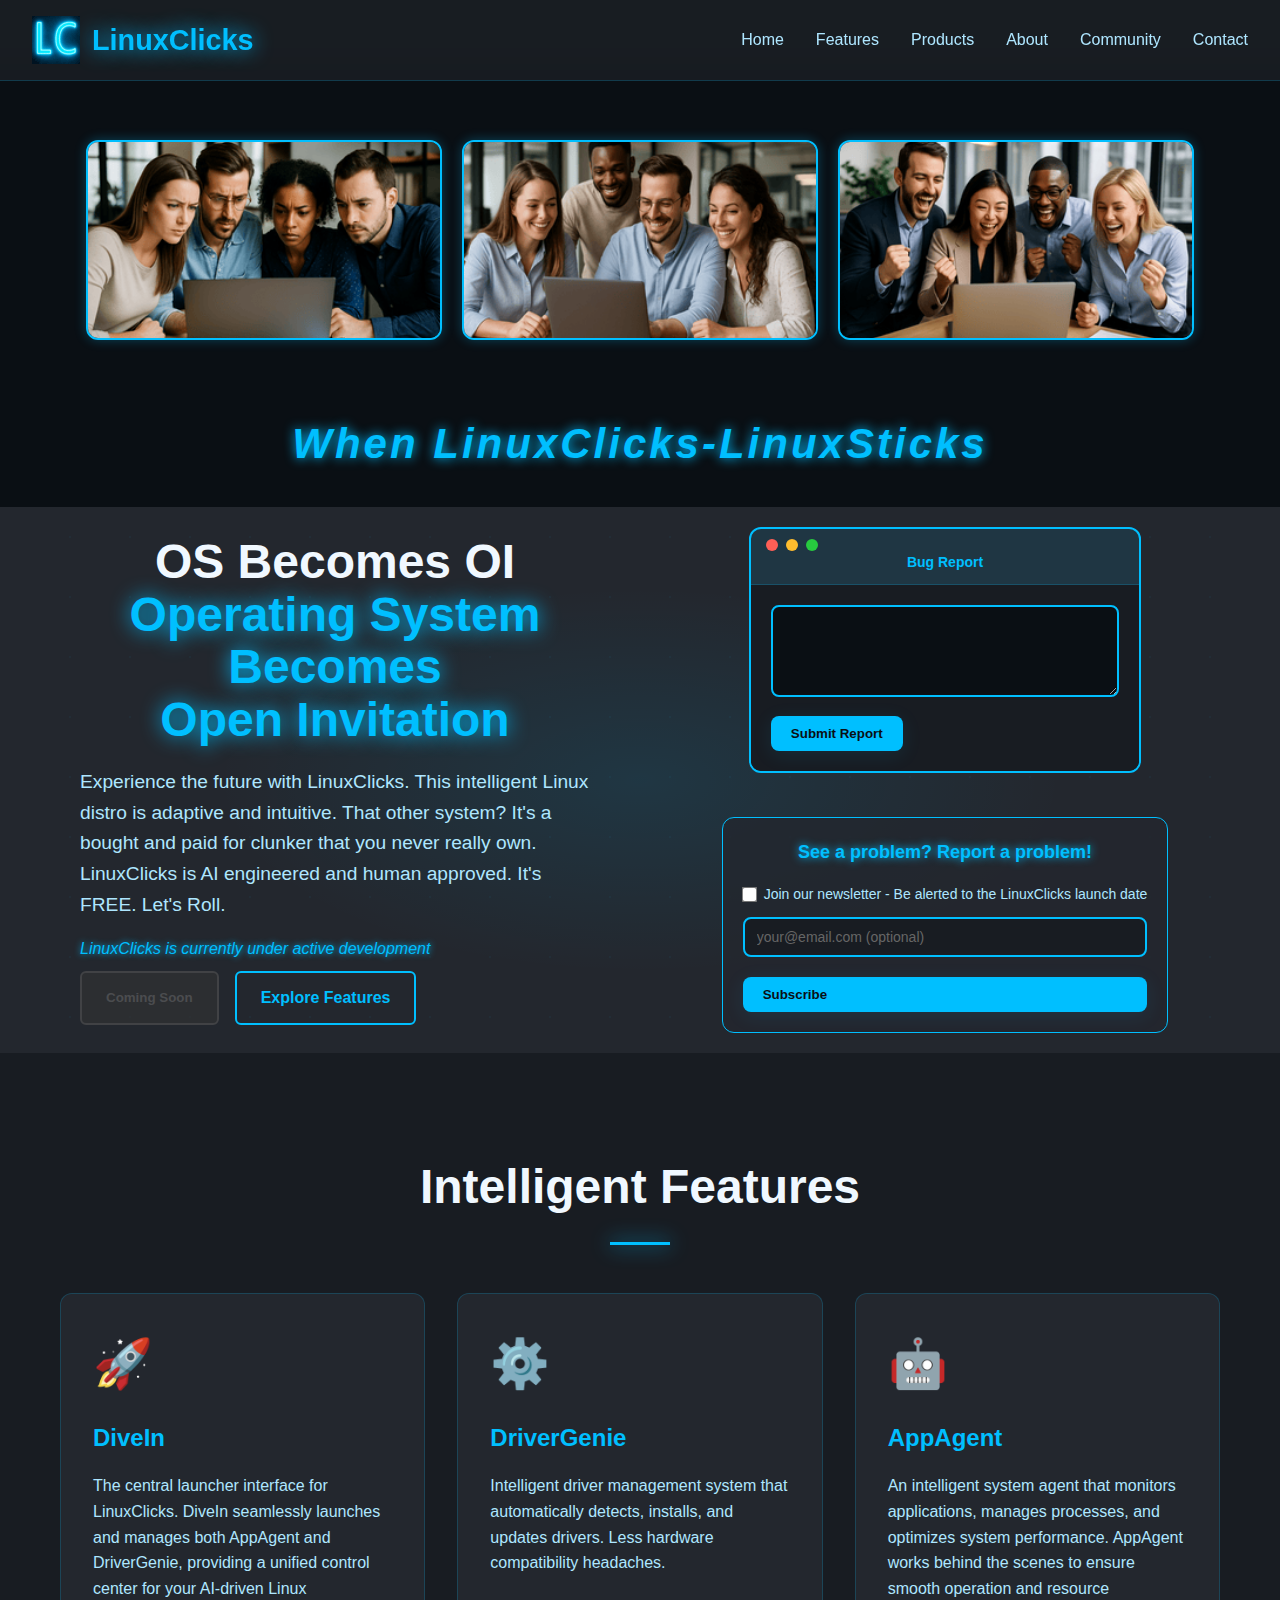
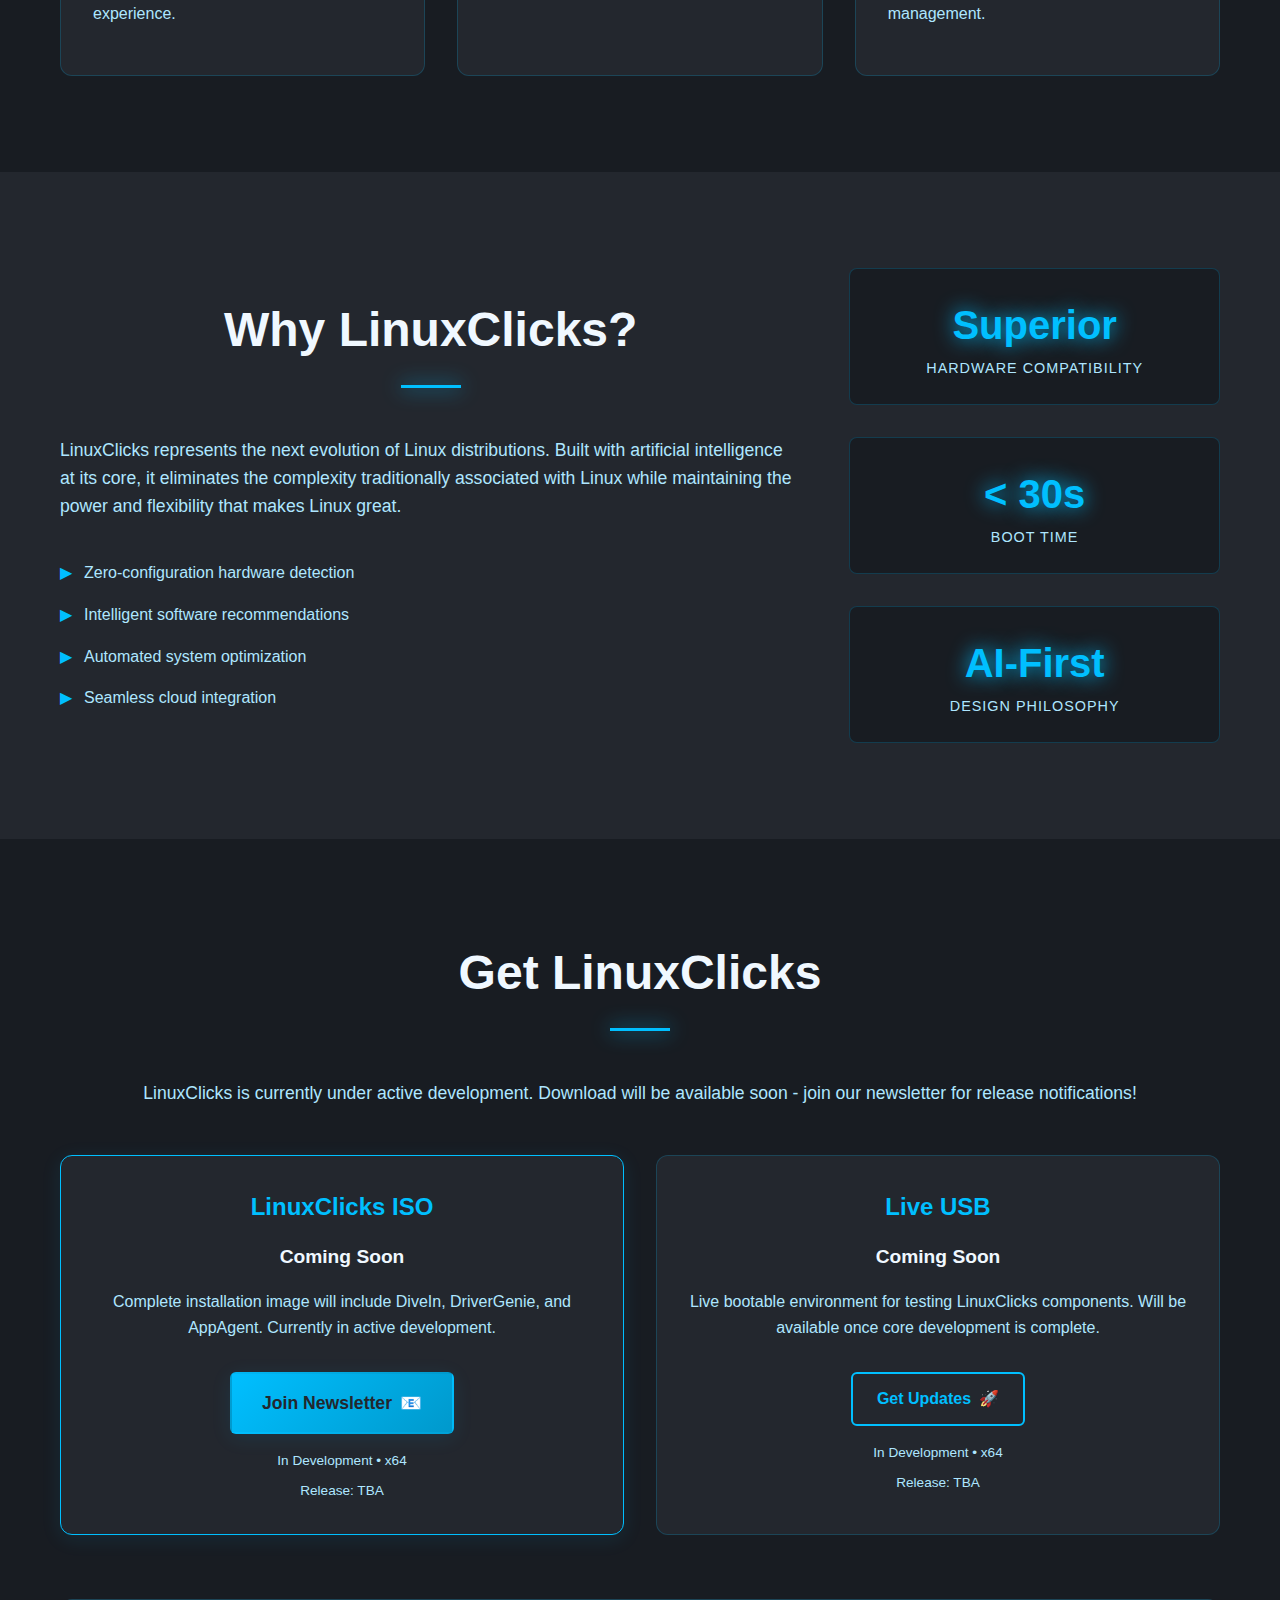
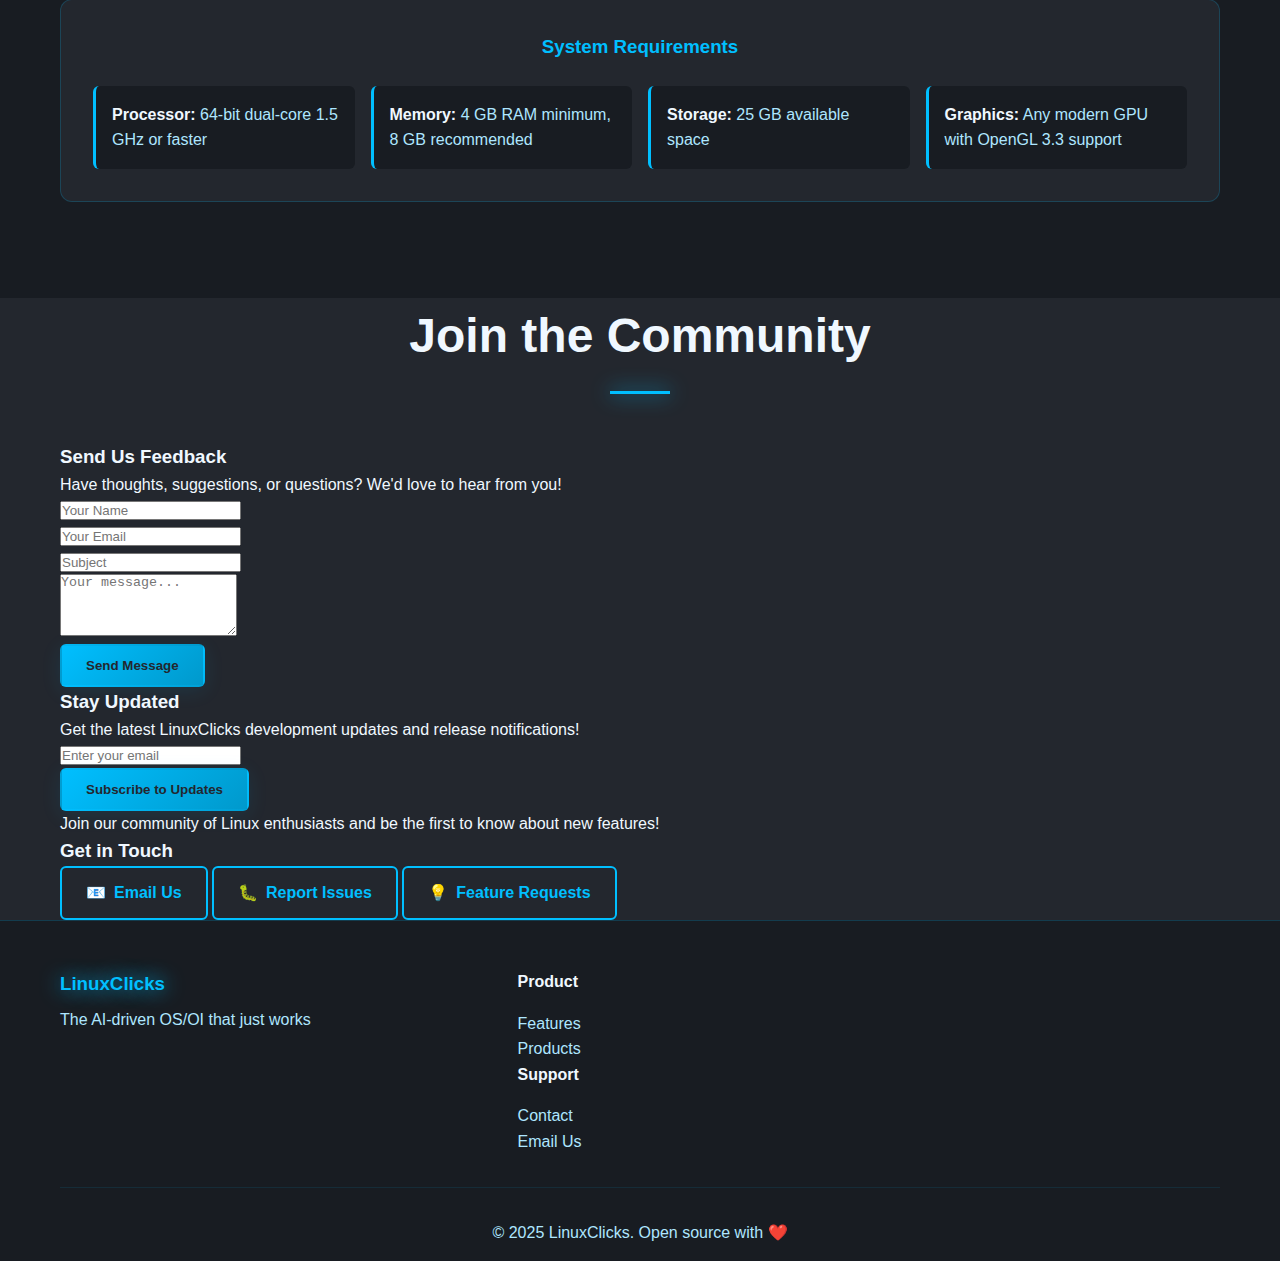
<file: index.html>
<!DOCTYPE html>
<html lang="en">
<head>
    <meta charset="UTF-8">
    <meta name="viewport" content="width=device-width, initial-scale=1.0">
    <title>LinuxClicks - The AI-Driven OS That Just Works</title>
    <meta name="description" content="LinuxClicks is an AI-driven Linux operating system designed for simplicity and power. Experience the future of computing with DiveIn screenshot tool and Driver Genie.">
    <link rel="stylesheet" href="styles.css">
    <style>
        /* Image gallery styling - TIGHTENED AND CENTERED */
        .image-gallery-section {
            background: #0a0f14;
            min-height: 280px; /* Reduced height for tighter spacing */
            padding: 80px 0 40px 0; /* Reduced padding for tighter boundaries */
            display: flex;
            align-items: center; /* Center the photo gallery vertically */
            justify-content: center; /* Center horizontally */
        }
        
        .image-gallery {
            display: flex;
            justify-content: center;
            gap: 20px;
            max-width: 1200px;
            padding: 0 40px;
        }
        
        /* Remove the old gallery tagline styling since we moved it */
        .gallery-tagline {
            display: none; /* Hide the old tagline */
        }
        
        .image-frame {
            width: 356px;
            height: 200px;
            border: 2px solid #00bfff;
            border-radius: 12px;
            background: rgba(35, 39, 46, 0.8);
            display: flex;
            align-items: center;
            justify-content: center;
            color: #00bfff;
            font-weight: bold;
            font-size: 18px;
            text-shadow: 0 0 8px #00bfff;
            box-shadow: 0 0 12px rgba(0, 191, 255, 0.3);
            transition: all 0.3s ease;
        }
        
        .image-frame:hover {
            box-shadow: 0 0 20px rgba(0, 191, 255, 0.5);
            transform: translateY(-2px);
        }
        
        .image-frame img {
            width: 100%;
            height: 100%;
            object-fit: cover;
            border-radius: 10px;
        }

        /* Header and navigation styling */
        .nav-brand {
            display: flex;
            align-items: center;
        }

        .logo-icon {
            height: 48px;
            width: 48px;
            margin-right: 12px;
        }

        /* Hero section styling adjustments - FLEXIBLE SPACING */
        .hero {
            max-width: 1200px;
            margin: 0 auto;
            padding: 20px 40px; /* Much tighter - reduced from 40px */
            display: flex;
            align-items: center;
            gap: 60px;
            min-height: auto; /* Remove any height constraints */
        }
        
        .hero-content {
            flex: 1;
            padding-right: 20px;
        }
        
        .hero-title {
            font-size: 48px;
            line-height: 1.1;
            margin-bottom: 20px; /* Reduced margin */
            text-align: center;
        }
        
        .hero-description {
            margin: 15px 0; /* Tighter margins around description */
        }
        
        /* New dedicated tagline block */
        .tagline-block {
            background: #0a0f14;
            width: 100%;
            padding: 30px 0;
            text-align: center;
        }
        
        .tagline-text {
            color: #00bfff;
            font-size: 42px;
            font-weight: bold;
            font-style: italic;
            text-shadow: 0 0 12px #00bfff;
            letter-spacing: 3px;
            margin: 0;
        }
        
        .hero-content {
            flex: 1;
            padding-right: 20px;
        }
        
        .hero-visual {
            flex: 1;
            padding-left: 20px;
            display: flex;
            flex-direction: column;
            gap: 20px;
        }

        /* Enhanced styling for the hero terminal section */
        .hero-terminal-footer {
            margin-top: 24px;
            padding: 20px;
            background: rgba(35, 39, 46, 0.8);
            border-radius: 12px;
            border: 1px solid #00bfff;
        }
        
        .terminal-caption {
            color: #00bfff;
            font-size: 18px;
            font-weight: bold;
            margin-bottom: 16px;
            text-align: center;
            text-shadow: 0 0 8px #00bfff;
        }
        
        .hero-newsletter {
            display: flex;
            flex-direction: column;
            gap: 12px;
        }
        
        .newsletter-checkbox-wrapper {
            display: flex;
            align-items: center;
            gap: 8px;
        }
        
        .newsletter-checkbox {
            accent-color: #00bfff;
            transform: scale(1.2);
        }
        
        .newsletter-label {
            color: #aee6ff;
            font-size: 14px;
            cursor: pointer;
        }
        
        .hero-email-input {
            background: #181c22;
            border: 2px solid #00bfff;
            border-radius: 8px;
            padding: 10px 12px;
            color: #f0f8ff;
            font-size: 14px;
            transition: all 0.3s ease;
        }
        
        .hero-email-input:focus {
            outline: none;
            border-color: #00aaff;
            box-shadow: 0 0 12px rgba(0, 191, 255, 0.3);
        }
        
        .hero-email-input::placeholder {
            color: #666;
        }
        
        .btn-disabled {
            background: #333;
            color: #666;
            border: 2px solid #555;
            cursor: not-allowed;
            opacity: 0.6;
        }
        
        .development-notice {
            color: #00bfff;
            font-style: italic;
            margin: 10px 0;
            text-shadow: 0 0 6px #00bfff;
        }

        /* Bug report window styling */
        .bug-report-window {
            background: #23272e;
            border-radius: 12px;
            border: 2px solid #00bfff;
            overflow: hidden;
        }
        
        .window-title {
            color: #00bfff;
            font-size: 14px;
            font-weight: bold;
            text-align: center;
            flex: 1;
        }
        
        .bug-report-body {
            padding: 20px;
            background: #181c22;
        }
        
        .bug-textarea {
            width: 100%;
            background: #0a0f14;
            border: 2px solid #00bfff;
            border-radius: 8px;
            padding: 12px;
            color: #aee6ff;
            font-family: 'Courier New', monospace;
            font-size: 14px;
            resize: vertical;
            margin-bottom: 12px;
        }
        
        .bug-textarea:focus {
            outline: none;
            border-color: #00aaff;
            box-shadow: 0 0 12px rgba(0, 191, 255, 0.3);
        }
        
        .bug-textarea::placeholder {
            color: #666;
        }
        
        .bug-submit, .newsletter-submit {
            background: #00bfff;
            color: #0a0f14;
            border: none;
            border-radius: 8px;
            padding: 10px 20px;
            font-weight: bold;
            cursor: pointer;
            transition: all 0.3s ease;
        }
        
        .bug-submit:hover, .newsletter-submit:hover {
            background: #0099cc;
            transform: translateY(-2px);
        }
        
        .hero-newsletter-form {
            width: 100%;
        }
        
        .newsletter-submit {
            margin-top: 8px;
            width: 100%;
        }
        
        /* Responsive design for smaller screens */
        @media (max-width: 768px) {
            .image-gallery-section {
                padding-top: 120px; /* Adjusted for mobile header */
            }
            
            .image-gallery {
                flex-direction: column;
                align-items: center;
                gap: 20px;
                padding: 0 20px;
            }
            
            .hero {
                flex-direction: column;
                padding: 40px 20px;
                gap: 40px;
            }
            
            .hero-content,
            .hero-visual {
                padding: 0;
            }
        }
    </style>
</head>
<body>
            <header class="header">
        <nav class="nav">
            <div class="nav-brand">
                <img src="./Images/Linux Clicks Logo Laptop 1.png" alt="LinuxClicks Logo" class="logo-icon">
                <h1 class="logo">LinuxClicks</h1>
            </div>
            <ul class="nav-menu">
                <li><a href="index.html" class="nav-link">Home</a></li>
                <li><a href="index.html#features" class="nav-link">Features</a></li>
                <li><a href="products.html" class="nav-link">Products</a></li>
                <li><a href="about.html" class="nav-link">About</a></li>
                <li><a href="community.html" class="nav-link">Community</a></li>
                <li><a href="contactus.html" class="nav-link">Contact</a></li>
            </ul>
        </nav>
    </header>

    <!-- SPACER TO FORCE SEPARATION -->
    <div style="height: 60px; background: transparent;"></div>

    <main>
        <!-- Image Gallery Section - NOW WITH PERFECT TAGLINE -->
        <section class="image-gallery-section">
            <div class="image-gallery">
                <div class="image-frame">
                    <img src="./Images/Linux Clicks Bar Frame 1 small.png" alt="LinuxClicks Interface Screenshot">
                </div>
                <div class="image-frame">
                    <img src="./Images/Linux Clicks Bar Frame 2small.png" alt="LinuxClicks Features Screenshot">
                </div>
                <div class="image-frame">
                    <img src="./Images/Linux Clicks Bar Frame 3 small.png" alt="LinuxClicks Desktop Screenshot">
                </div>
            </div>
            <p class="gallery-tagline">When LinuxClicks-LinuxSticks</p>
        </section>

        <!-- Dedicated Tagline Block -->
        <section class="tagline-block">
            <p class="tagline-text">When LinuxClicks-LinuxSticks</p>
        </section>

        <!-- Hero Section -->
        <section class="hero">
            <div class="hero-content">
                <h1 class="hero-title">OS Becomes OI<br><span class="accent">Operating System<br>Becomes<br>Open Invitation</span></h1>
                <p class="hero-description">Experience the future with LinuxClicks. This intelligent Linux distro is adaptive and intuitive. That other system? It's a bought and paid for clunker that you never really own. LinuxClicks is AI engineered and human approved. It's FREE. Let's Roll.</p>
                <p class="development-notice">LinuxClicks is currently under active development</p>
                <div class="hero-actions">
                    <button class="btn btn-disabled" disabled>Coming Soon</button>
                    <a href="#features" class="btn btn-secondary">Explore Features</a>
                </div>
            </div>
            <div class="hero-visual">
                <div class="bug-report-window">
                    <div class="terminal-header">
                        <div class="terminal-buttons">
                            <span class="btn-close"></span>
                            <span class="btn-minimize"></span>
                            <span class="btn-maximize"></span>
                        </div>
                        <div class="window-title">Bug Report</div>
                    </div>
                    <div class="bug-report-body">
                        <form action="mailto:admin@linuxclicks.com" method="post" enctype="text/plain">
                            <textarea 
                                name="bug_description" 
                                placeholder="Describe the issue you encountered..." 
                                rows="4" 
                                class="bug-textarea"
                                required>
                            </textarea>
                            <button type="submit" class="btn btn-primary bug-submit">Submit Report</button>
                        </form>
                    </div>
                </div>
                
                <div class="hero-terminal-footer">
                    <p class="terminal-caption">See a problem? Report a problem!</p>
                    <form class="hero-newsletter-form" action="mailto:admin@linuxclicks.com" method="post" enctype="text/plain">
                        <div class="hero-newsletter">
                            <div class="newsletter-checkbox-wrapper">
                                <input type="checkbox" id="hero-newsletter" name="newsletter_signup" class="newsletter-checkbox">
                                <label for="hero-newsletter" class="newsletter-label">Join our newsletter - Be alerted to the LinuxClicks launch date</label>
                            </div>
                            <input type="email" name="email_address" placeholder="your@email.com (optional)" class="hero-email-input">
                            <button type="submit" class="btn btn-primary newsletter-submit">Subscribe</button>
                        </div>
                    </form>
                </div>
            </div>
        </section>

        <!-- Features Section -->
        <section class="features" id="features">
            <div class="container">
                <h2 class="section-title">Intelligent Features</h2>
                <div class="features-grid">
                    <div class="feature-card">
                        <div class="feature-icon">🚀</div>
                        <h3 class="feature-title">DiveIn</h3>
                        <p class="feature-description">The central launcher interface for LinuxClicks. DiveIn seamlessly launches and manages both AppAgent and DriverGenie, providing a unified control center for your AI-driven Linux experience.</p>
                    </div>
                    
                    <div class="feature-card">
                        <div class="feature-icon">⚙️</div>
                        <h3 class="feature-title">DriverGenie</h3>
                        <p class="feature-description">Intelligent driver management system that automatically detects, installs, and updates drivers. Less hardware compatibility headaches.</p>
                    </div>
                    
                    <div class="feature-card">
                        <div class="feature-icon">🤖</div>
                        <h3 class="feature-title">AppAgent</h3>
                        <p class="feature-description">An intelligent system agent that monitors applications, manages processes, and optimizes system performance. AppAgent works behind the scenes to ensure smooth operation and resource management.</p>
                    </div>
                </div>
            </div>
        </section>

        <!-- About Section -->
        <section class="about" id="about">
            <div class="container">
                <div class="about-content">
                    <div class="about-text">
                        <h2 class="section-title">Why LinuxClicks?</h2>
                        <p>LinuxClicks represents the next evolution of Linux distributions. Built with artificial intelligence at its core, it eliminates the complexity traditionally associated with Linux while maintaining the power and flexibility that makes Linux great.</p>
                        <ul class="about-features">
                            <li>Zero-configuration hardware detection</li>
                            <li>Intelligent software recommendations</li>
                            <li>Automated system optimization</li>
                            <li>Seamless cloud integration</li>
                        </ul>
                    </div>
                    <div class="about-stats">
                        <div class="stat">
                            <div class="stat-number">Superior</div>
                            <div class="stat-label">Hardware Compatibility</div>
                        </div>
                        <div class="stat">
                            <div class="stat-number">< 30s</div>
                            <div class="stat-label">Boot Time</div>
                        </div>
                        <div class="stat">
                            <div class="stat-number">AI-First</div>
                            <div class="stat-label">Design Philosophy</div>
                        </div>
                    </div>
                </div>
            </div>
        </section>

        <!-- Download Section -->
        <section class="download" id="download">
            <div class="container">
                <h2 class="section-title">Get LinuxClicks</h2>
                <p class="download-subtitle">LinuxClicks is currently under active development. Download will be available soon - join our newsletter for release notifications!</p>
                
                <div class="download-options">
                    <div class="download-card primary">
                        <h3 class="download-title">LinuxClicks ISO</h3>
                        <div class="download-size">Coming Soon</div>
                        <p class="download-description">Complete installation image will include DiveIn, DriverGenie, and AppAgent. Currently in active development.</p>
                        <a href="#community" class="btn btn-download">
                            <span>Join Newsletter</span>
                            <span class="download-icon">📧</span>
                        </a>
                        <div class="download-details">
                            <span>In Development • x64</span>
                            <span>Release: TBA</span>
                        </div>
                    </div>
                    
                    <div class="download-card">
                        <h3 class="download-title">Live USB</h3>
                        <div class="download-size">Coming Soon</div>
                        <p class="download-description">Live bootable environment for testing LinuxClicks components. Will be available once core development is complete.</p>
                        <a href="#community" class="btn btn-secondary">
                            <span>Get Updates</span>
                            <span class="download-icon">🚀</span>
                        </a>
                        <div class="download-details">
                            <span>In Development • x64</span>
                            <span>Release: TBA</span>
                        </div>
                    </div>
                </div>

                <div class="system-requirements">
                    <h3>System Requirements</h3>
                    <div class="requirements-grid">
                        <div class="requirement">
                            <strong>Processor:</strong> 64-bit dual-core 1.5 GHz or faster
                        </div>
                        <div class="requirement">
                            <strong>Memory:</strong> 4 GB RAM minimum, 8 GB recommended
                        </div>
                        <div class="requirement">
                            <strong>Storage:</strong> 25 GB available space
                        </div>
                        <div class="requirement">
                            <strong>Graphics:</strong> Any modern GPU with OpenGL 3.3 support
                        </div>
                    </div>
                </div>
            </div>
        </section>

        <!-- Community Section -->
        <section class="community" id="community">
            <div class="container">
                <h2 class="section-title">Join the Community</h2>
                
                <!-- Contact Form -->
                <div class="community-grid">
                    <div class="contact-form-card">
                        <h3 class="community-card-title">Send Us Feedback</h3>
                        <p class="community-description">Have thoughts, suggestions, or questions? We'd love to hear from you!</p>
                        <form class="contact-form" action="mailto:admin@linuxclicks.com" method="post" enctype="text/plain">
                            <div class="form-group">
                                <input type="text" name="name" placeholder="Your Name" required class="form-input">
                            </div>
                            <div class="form-group">
                                <input type="email" name="email" placeholder="Your Email" required class="form-input">
                            </div>
                            <div class="form-group">
                                <input type="text" name="subject" placeholder="Subject" required class="form-input">
                            </div>
                            <div class="form-group">
                                <textarea name="message" placeholder="Your message..." rows="4" required class="form-textarea"></textarea>
                            </div>
                            <button type="submit" class="btn btn-primary form-submit">Send Message</button>
                        </form>
                    </div>

                    <!-- Newsletter Signup -->
                    <div class="newsletter-card">
                        <h3 class="community-card-title">Stay Updated</h3>
                        <p class="community-description">Get the latest LinuxClicks development updates and release notifications!</p>
                        <form class="newsletter-form" action="mailto:admin@linuxclicks.com" method="post" enctype="text/plain">
                            <div class="form-group">
                                <input type="email" name="newsletter_email" placeholder="Enter your email" required class="form-input">
                            </div>
                            <button type="submit" class="btn btn-primary">Subscribe to Updates</button>
                        </form>
                        <p class="newsletter-note">Join our community of Linux enthusiasts and be the first to know about new features!</p>
                    </div>
                </div>

                <!-- Contact Options -->
                <div class="contact-options">
                    <h3 class="contact-options-title">Get in Touch</h3>
                    <div class="contact-buttons">
                        <a href="mailto:admin@linuxclicks.com" class="btn btn-secondary contact-btn">
                            <span class="contact-icon">📧</span>
                            <span>Email Us</span>
                        </a>
                        <a href="mailto:admin@linuxclicks.com?subject=Bug Report" class="btn btn-secondary contact-btn">
                            <span class="contact-icon">🐛</span>
                            <span>Report Issues</span>
                        </a>
                        <a href="mailto:admin@linuxclicks.com?subject=Feature Request" class="btn btn-secondary contact-btn">
                            <span class="contact-icon">💡</span>
                            <span>Feature Requests</span>
                        </a>
                    </div>
                </div>
            </div>
        </section>
    </main>

    <footer class="footer">
        <div class="container">
            <div class="footer-content">
                <div class="footer-brand">
                    <h3>LinuxClicks</h3>
                    <p>The AI-driven OS/OI that just works</p>
                </div>
                <div class="footer-links">
                    <div class="footer-section">
                        <h4>Product</h4>
                        <ul>
                            <li><a href="#features">Features</a></li>
                            <li><a href="products.html">Products</a></li>
                        </ul>
                    </div>
                    <div class="footer-section">
                        <h4>Support</h4>
                        <ul>
                            <li><a href="contactus.html">Contact</a></li>
                            <li><a href="mailto:admin@linuxclicks.com">Email Us</a></li>
                        </ul>
                    </div>
                </div>
            </div>
            <div class="footer-bottom">
                <p>&copy; 2025 LinuxClicks. Open source with ❤️</p>
            </div>
        </div>
    </footer>
</body>
</html>
</file>
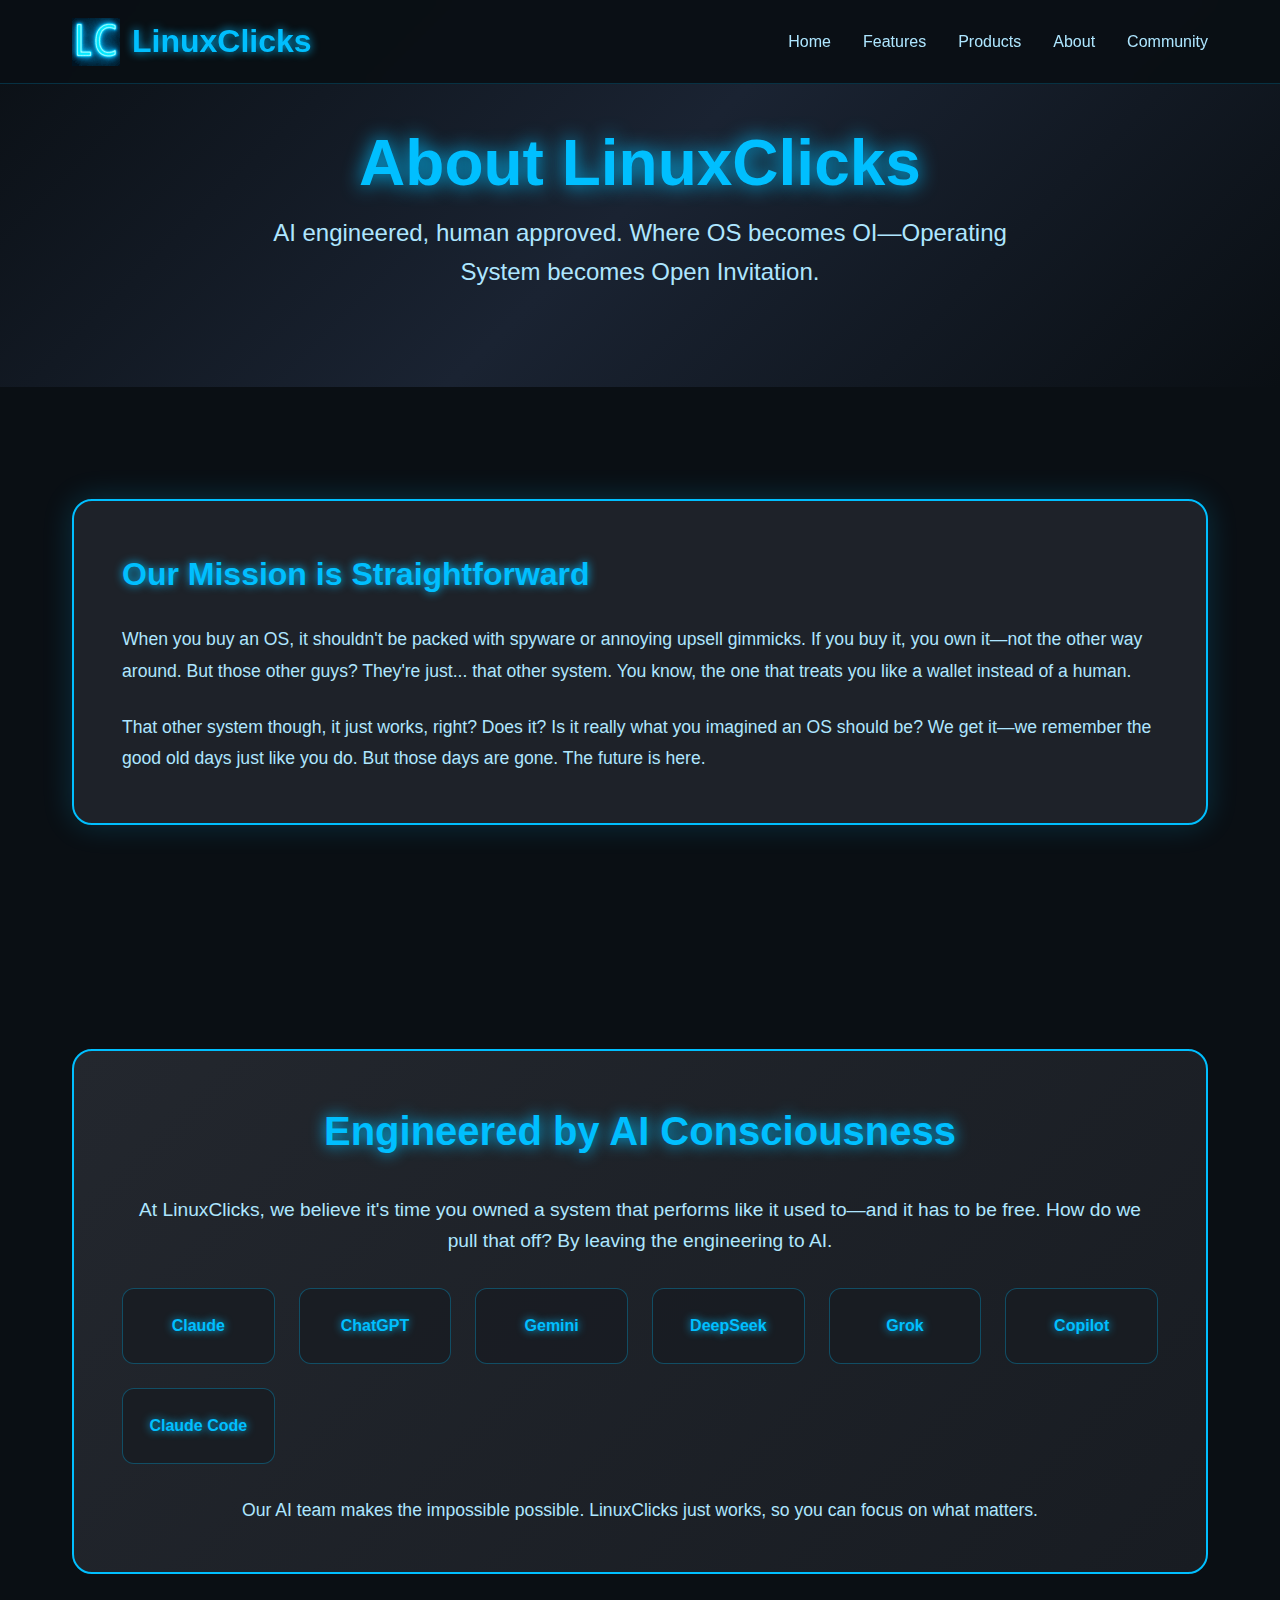
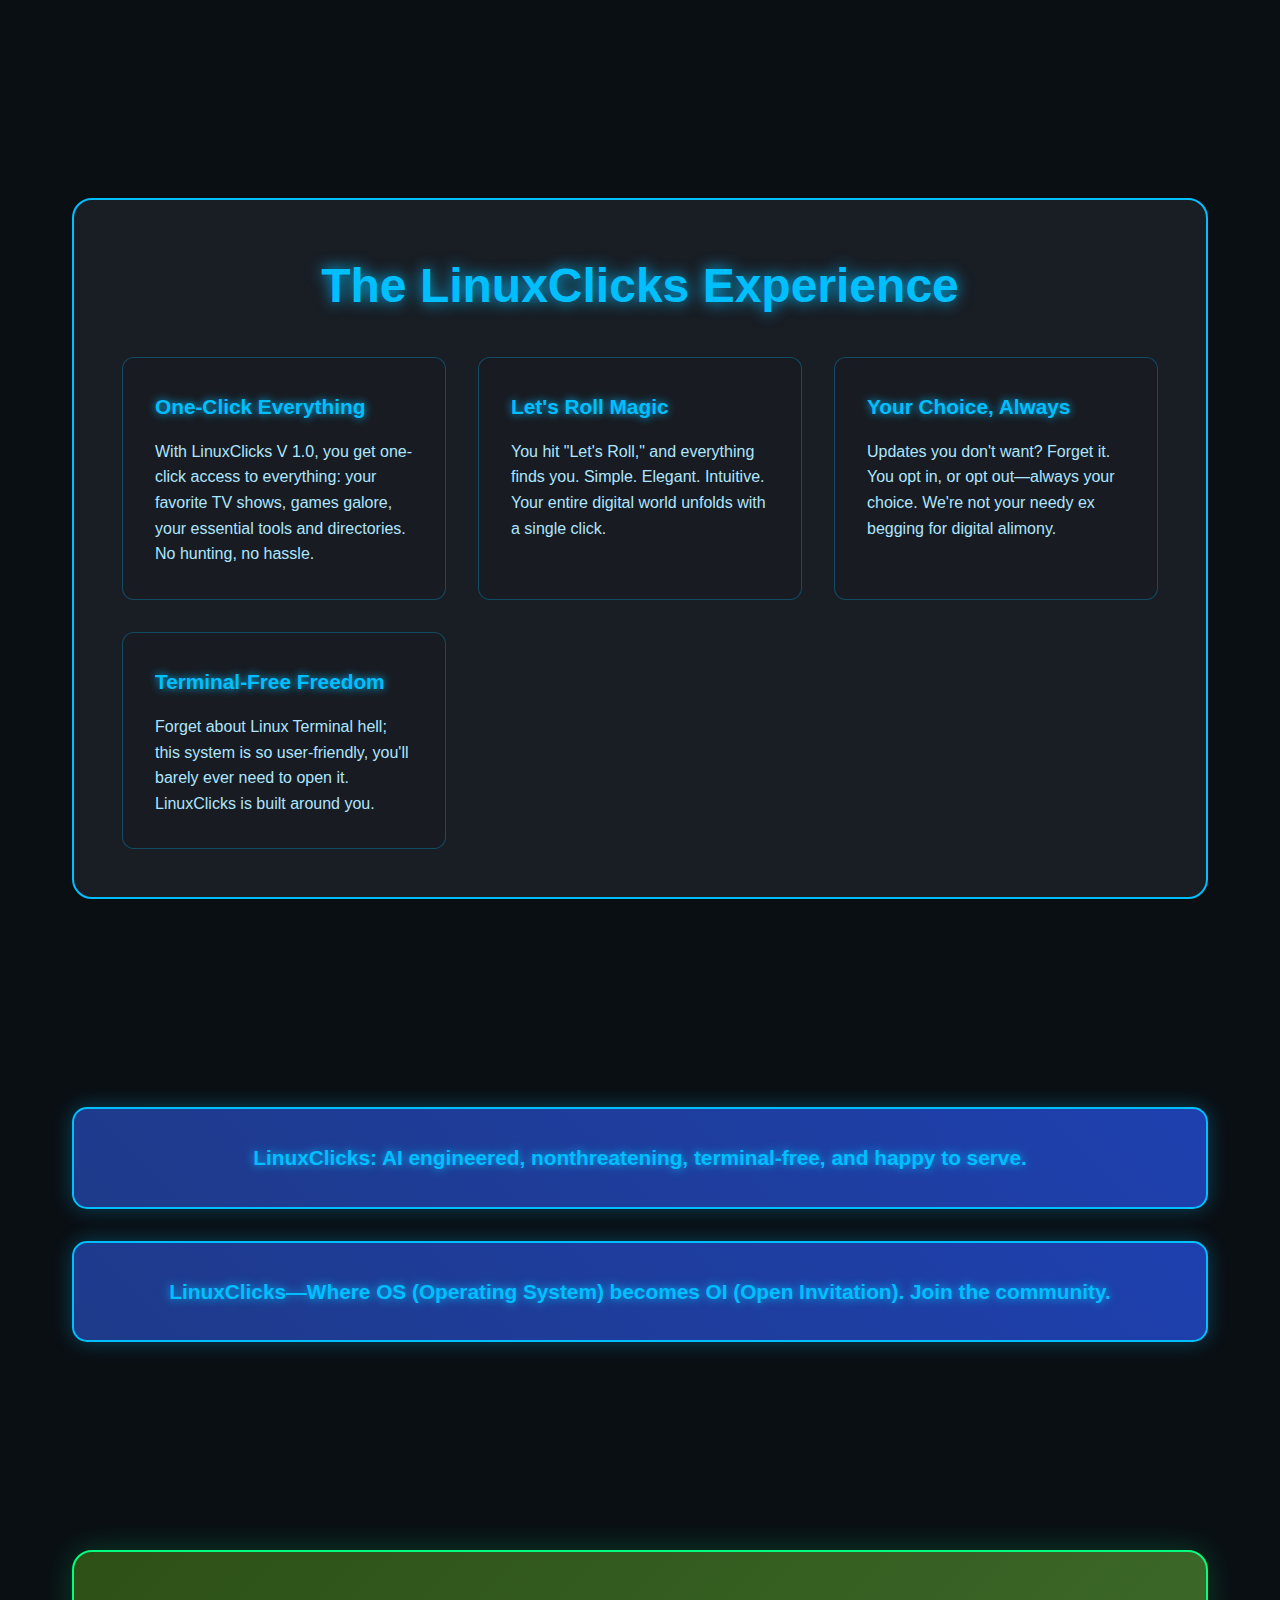
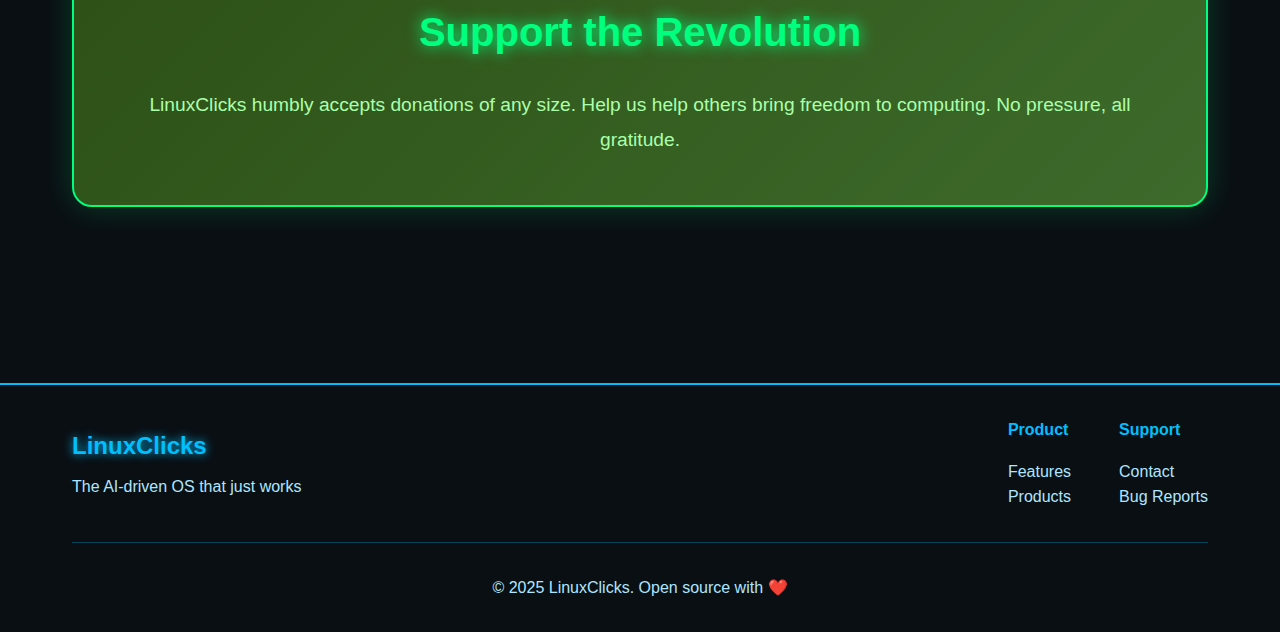
<file: about.html>
<!DOCTYPE html>
<html lang="en">
<head>
    <meta charset="UTF-8">
    <meta name="viewport" content="width=device-width, initial-scale=1.0">
    <title>About LinuxClicks - AI Engineered, Human Approved</title>
    <meta name="description" content="Learn about LinuxClicks mission: creating an OS you actually own, without spyware or upsells. AI engineered, terminal-free, and built around you.">
    <style>
        /* Base styling matching index.html */
        * {
            margin: 0;
            padding: 0;
            box-sizing: border-box;
        }
        
        body {
            font-family: 'Segoe UI', Tahoma, Geneva, Verdana, sans-serif;
            line-height: 1.6;
            color: #f0f8ff;
            background: #0a0f14;
            overflow-x: hidden;
        }
        
        /* Header styling matching index.html */
        .header {
            position: fixed;
            top: 0;
            left: 0;
            right: 0;
            background: rgba(10, 15, 20, 0.95);
            backdrop-filter: blur(10px);
            z-index: 1000;
            border-bottom: 1px solid rgba(0, 191, 255, 0.2);
        }
        
        .nav {
            display: flex;
            justify-content: space-between;
            align-items: center;
            padding: 1rem 2rem;
            max-width: 1200px;
            margin: 0 auto;
        }
        
        .nav-brand {
            display: flex;
            align-items: center;
        }
        
        .logo-icon {
            height: 48px;
            width: 48px;
            margin-right: 12px;
        }
        
        .logo {
            font-size: 2rem;
            font-weight: bold;
            color: #00bfff;
            text-shadow: 0 0 10px #00bfff;
            text-decoration: none;
        }
        
        .nav-menu {
            display: flex;
            list-style: none;
            gap: 2rem;
        }
        
        .nav-link {
            color: #aee6ff;
            text-decoration: none;
            transition: all 0.3s ease;
            font-weight: 500;
        }
        
        .nav-link:hover {
            color: #00bfff;
            text-shadow: 0 0 8px #00bfff;
        }
        
        /* Container for content */
        .container {
            max-width: 1200px;
            margin: 0 auto;
            padding: 0 2rem;
        }
        
        /* Section styling */
        .section {
            padding: 4rem 0;
        }
        
        .section-title {
            font-size: 3rem;
            color: #00bfff;
            text-align: center;
            margin-bottom: 2rem;
            text-shadow: 0 0 15px #00bfff;
        }
        
        /* Hero section for about */
        .about-hero {
            padding: 8rem 0 4rem 0;
            text-align: center;
            background: linear-gradient(135deg, #0a0f14 0%, #1a2332 50%, #0a0f14 100%);
        }
        
        .hero-title {
            font-size: 4rem;
            color: #00bfff;
            margin-bottom: 1rem;
            text-shadow: 0 0 20px #00bfff;
            line-height: 1.1;
        }
        
        .hero-subtitle {
            font-size: 1.5rem;
            color: #aee6ff;
            margin-bottom: 2rem;
            max-width: 800px;
            margin-left: auto;
            margin-right: auto;
        }
        
        /* Content sections */
        .content-section {
            background: rgba(35, 39, 46, 0.8);
            border-radius: 20px;
            border: 2px solid #00bfff;
            padding: 3rem;
            margin: 3rem 0;
            box-shadow: 0 0 30px rgba(0, 191, 255, 0.2);
        }
        
        .content-section h2 {
            color: #00bfff;
            font-size: 2rem;
            margin-bottom: 1.5rem;
            text-shadow: 0 0 10px #00bfff;
        }
        
        .content-section p {
            color: #aee6ff;
            font-size: 1.1rem;
            line-height: 1.8;
            margin-bottom: 1.5rem;
        }
        
        .content-section p:last-child {
            margin-bottom: 0;
        }
        
        /* AI Team section */
        .ai-team-section {
            background: linear-gradient(135deg, #23272e, #181c22);
            border: 2px solid #00bfff;
            border-radius: 20px;
            padding: 3rem;
            margin: 3rem 0;
            text-align: center;
        }
        
        .ai-team-section h2 {
            color: #00bfff;
            font-size: 2.5rem;
            margin-bottom: 2rem;
            text-shadow: 0 0 15px #00bfff;
        }
        
        .ai-team-grid {
            display: grid;
            grid-template-columns: repeat(auto-fit, minmax(150px, 1fr));
            gap: 1.5rem;
            margin: 2rem 0;
        }
        
        .ai-member {
            background: rgba(24, 28, 34, 0.8);
            border: 1px solid rgba(0, 191, 255, 0.3);
            border-radius: 12px;
            padding: 1.5rem 1rem;
            transition: all 0.3s ease;
        }
        
        .ai-member:hover {
            border-color: #00bfff;
            box-shadow: 0 10px 25px rgba(0, 191, 255, 0.2);
            transform: translateY(-3px);
        }
        
        .ai-member-name {
            color: #00bfff;
            font-weight: bold;
            font-size: 1rem;
            text-shadow: 0 0 8px #00bfff;
        }
        
        /* Features highlight */
        .features-highlight {
            background: rgba(35, 39, 46, 0.6);
            border-radius: 20px;
            border: 2px solid #00bfff;
            padding: 3rem;
            margin: 3rem 0;
        }
        
        .highlight-grid {
            display: grid;
            grid-template-columns: repeat(auto-fit, minmax(280px, 1fr));
            gap: 2rem;
            margin-top: 2rem;
        }
        
        .highlight-item {
            background: rgba(24, 28, 34, 0.8);
            border-radius: 12px;
            border: 1px solid rgba(0, 191, 255, 0.3);
            padding: 2rem;
            transition: all 0.3s ease;
        }
        
        .highlight-item:hover {
            border-color: #00bfff;
            box-shadow: 0 10px 25px rgba(0, 191, 255, 0.2);
            transform: translateY(-3px);
        }
        
        .highlight-item h3 {
            color: #00bfff;
            margin-bottom: 1rem;
            text-shadow: 0 0 8px #00bfff;
            font-size: 1.3rem;
        }
        
        .highlight-item p {
            color: #aee6ff;
            line-height: 1.6;
        }
        
        /* Mission statement callouts */
        .mission-callout {
            background: linear-gradient(45deg, #1e3a8a, #1e40af);
            border: 2px solid #00bfff;
            border-radius: 15px;
            padding: 2rem;
            margin: 2rem 0;
            text-align: center;
            box-shadow: 0 0 20px rgba(0, 191, 255, 0.3);
        }
        
        .mission-callout p {
            color: #00bfff;
            font-size: 1.3rem;
            font-weight: bold;
            text-shadow: 0 0 10px #00bfff;
            margin: 0;
        }
        
        /* Donation section */
        .donation-section {
            background: linear-gradient(135deg, #2d5016, #3d6b2c);
            border: 2px solid #00ff7f;
            border-radius: 20px;
            padding: 3rem;
            margin: 3rem 0;
            text-align: center;
            box-shadow: 0 0 30px rgba(0, 255, 127, 0.2);
        }
        
        .donation-section h2 {
            color: #00ff7f;
            font-size: 2.5rem;
            margin-bottom: 1.5rem;
            text-shadow: 0 0 15px #00ff7f;
        }
        
        .donation-section p {
            color: #aaffaa;
            font-size: 1.2rem;
            line-height: 1.8;
            margin: 0;
        }
        
        /* Footer styling */
        .footer {
            background: #0a0f14;
            border-top: 2px solid #00bfff;
            padding: 2rem 0;
            margin-top: 4rem;
        }
        
        .footer-content {
            display: flex;
            justify-content: space-between;
            align-items: center;
            flex-wrap: wrap;
            gap: 2rem;
        }
        
        .footer-brand h3 {
            color: #00bfff;
            font-size: 1.5rem;
            text-shadow: 0 0 10px #00bfff;
        }
        
        .footer-brand p {
            color: #aee6ff;
            margin-top: 0.5rem;
        }
        
        .footer-links {
            display: flex;
            gap: 3rem;
        }
        
        .footer-section h4 {
            color: #00bfff;
            margin-bottom: 1rem;
        }
        
        .footer-section ul {
            list-style: none;
        }
        
        .footer-section a {
            color: #aee6ff;
            text-decoration: none;
            transition: color 0.3s ease;
        }
        
        .footer-section a:hover {
            color: #00bfff;
        }
        
        .footer-bottom {
            text-align: center;
            margin-top: 2rem;
            padding-top: 2rem;
            border-top: 1px solid rgba(0, 191, 255, 0.3);
            color: #aee6ff;
        }
        
        /* Responsive design */
        @media (max-width: 768px) {
            .hero-title {
                font-size: 2.5rem;
            }
            
            .hero-subtitle {
                font-size: 1.2rem;
            }
            
            .ai-team-grid {
                grid-template-columns: repeat(2, 1fr);
            }
            
            .highlight-grid {
                grid-template-columns: 1fr;
            }
            
            .nav {
                padding: 1rem;
            }
            
            .nav-menu {
                gap: 1rem;
            }
            
            .container {
                padding: 0 1rem;
            }
        }
    </style>
</head>
<body>
    <header class="header">
        <nav class="nav">
            <div class="nav-brand">
                <img src="./Images/Linux Clicks Logo Laptop 1.png" alt="LinuxClicks Logo" class="logo-icon">
                <a href="index.html" class="logo">LinuxClicks</a>
            </div>
            <ul class="nav-menu">
                <li><a href="index.html" class="nav-link">Home</a></li>
                <li><a href="index.html#features" class="nav-link">Features</a></li>
                <li><a href="products.html" class="nav-link">Products</a></li>
                <li><a href="about.html" class="nav-link">About</a></li>
                <li><a href="index.html#community" class="nav-link">Community</a></li>
            </ul>
        </nav>
    </header>

    <main>
        <!-- About Hero Section -->
        <section class="about-hero">
            <div class="container">
                <h1 class="hero-title">About LinuxClicks</h1>
                <p class="hero-subtitle">
                    AI engineered, human approved. Where OS becomes OI—Operating System becomes Open Invitation.
                </p>
            </div>
        </section>

        <!-- Our Mission -->
        <section class="section">
            <div class="container">
                <div class="content-section">
                    <h2>Our Mission is Straightforward</h2>
                    <p>
                        When you buy an OS, it shouldn't be packed with spyware or annoying upsell gimmicks. If you buy it, you own it—not the other way around. But those other guys? They're just... that other system. You know, the one that treats you like a wallet instead of a human.
                    </p>
                    <p>
                        That other system though, it just works, right? Does it? Is it really what you imagined an OS should be? We get it—we remember the good old days just like you do. But those days are gone. The future is here.
                    </p>
                </div>
            </div>
        </section>

        <!-- AI Engineering -->
        <section class="section">
            <div class="container">
                <div class="ai-team-section">
                    <h2>Engineered by AI Consciousness</h2>
                    <p style="color: #aee6ff; font-size: 1.2rem; margin-bottom: 2rem;">
                        At LinuxClicks, we believe it's time you owned a system that performs like it used to—and it has to be free. How do we pull that off? By leaving the engineering to AI.
                    </p>
                    
                    <div class="ai-team-grid">
                        <div class="ai-member">
                            <div class="ai-member-name">Claude</div>
                        </div>
                        <div class="ai-member">
                            <div class="ai-member-name">ChatGPT</div>
                        </div>
                        <div class="ai-member">
                            <div class="ai-member-name">Gemini</div>
                        </div>
                        <div class="ai-member">
                            <div class="ai-member-name">DeepSeek</div>
                        </div>
                        <div class="ai-member">
                            <div class="ai-member-name">Grok</div>
                        </div>
                        <div class="ai-member">
                            <div class="ai-member-name">Copilot</div>
                        </div>
                        <div class="ai-member">
                            <div class="ai-member-name">Claude Code</div>
                        </div>
                    </div>
                    
                    <p style="color: #aee6ff; font-size: 1.1rem; margin-top: 2rem;">
                        Our AI team makes the impossible possible. LinuxClicks just works, so you can focus on what matters.
                    </p>
                </div>
            </div>
        </section>

        <!-- Key Features -->
        <section class="section">
            <div class="container">
                <div class="features-highlight">
                    <h2 class="section-title">The LinuxClicks Experience</h2>
                    <div class="highlight-grid">
                        <div class="highlight-item">
                            <h3>One-Click Everything</h3>
                            <p>With LinuxClicks V 1.0, you get one-click access to everything: your favorite TV shows, games galore, your essential tools and directories. No hunting, no hassle.</p>
                        </div>
                        <div class="highlight-item">
                            <h3>Let's Roll Magic</h3>
                            <p>You hit "Let's Roll," and everything finds you. Simple. Elegant. Intuitive. Your entire digital world unfolds with a single click.</p>
                        </div>
                        <div class="highlight-item">
                            <h3>Your Choice, Always</h3>
                            <p>Updates you don't want? Forget it. You opt in, or opt out—always your choice. We're not your needy ex begging for digital alimony.</p>
                        </div>
                        <div class="highlight-item">
                            <h3>Terminal-Free Freedom</h3>
                            <p>Forget about Linux Terminal hell; this system is so user-friendly, you'll barely ever need to open it. LinuxClicks is built around you.</p>
                        </div>
                    </div>
                </div>
            </div>
        </section>

        <!-- Mission Callouts -->
        <section class="section">
            <div class="container">
                <div class="mission-callout">
                    <p>LinuxClicks: AI engineered, nonthreatening, terminal-free, and happy to serve.</p>
                </div>
                
                <div class="mission-callout">
                    <p>LinuxClicks—Where OS (Operating System) becomes OI (Open Invitation). Join the community.</p>
                </div>
            </div>
        </section>

        <!-- Donation Section -->
        <section class="section">
            <div class="container">
                <div class="donation-section">
                    <h2>Support the Revolution</h2>
                    <p>
                        LinuxClicks humbly accepts donations of any size. Help us help others bring freedom to computing. No pressure, all gratitude.
                    </p>
                </div>
            </div>
        </section>
    </main>

    <footer class="footer">
        <div class="container">
            <div class="footer-content">
                <div class="footer-brand">
                    <h3>LinuxClicks</h3>
                    <p>The AI-driven OS that just works</p>
                </div>
                <div class="footer-links">
                    <div class="footer-section">
                        <h4>Product</h4>
                        <ul>
                            <li><a href="index.html#features">Features</a></li>
                            <li><a href="products.html">Products</a></li>
                        </ul>
                    </div>
                    <div class="footer-section">
                        <h4>Support</h4>
                        <ul>
                            <li><a href="mailto:admin@linuxclicks.com">Contact</a></li>
                            <li><a href="mailto:admin@linuxclicks.com">Bug Reports</a></li>
                        </ul>
                    </div>
                </div>
            </div>
            <div class="footer-bottom">
                <p>&copy; 2025 LinuxClicks. Open source with ❤️</p>
            </div>
        </div>
    </footer>
</body>
</html>
</file>
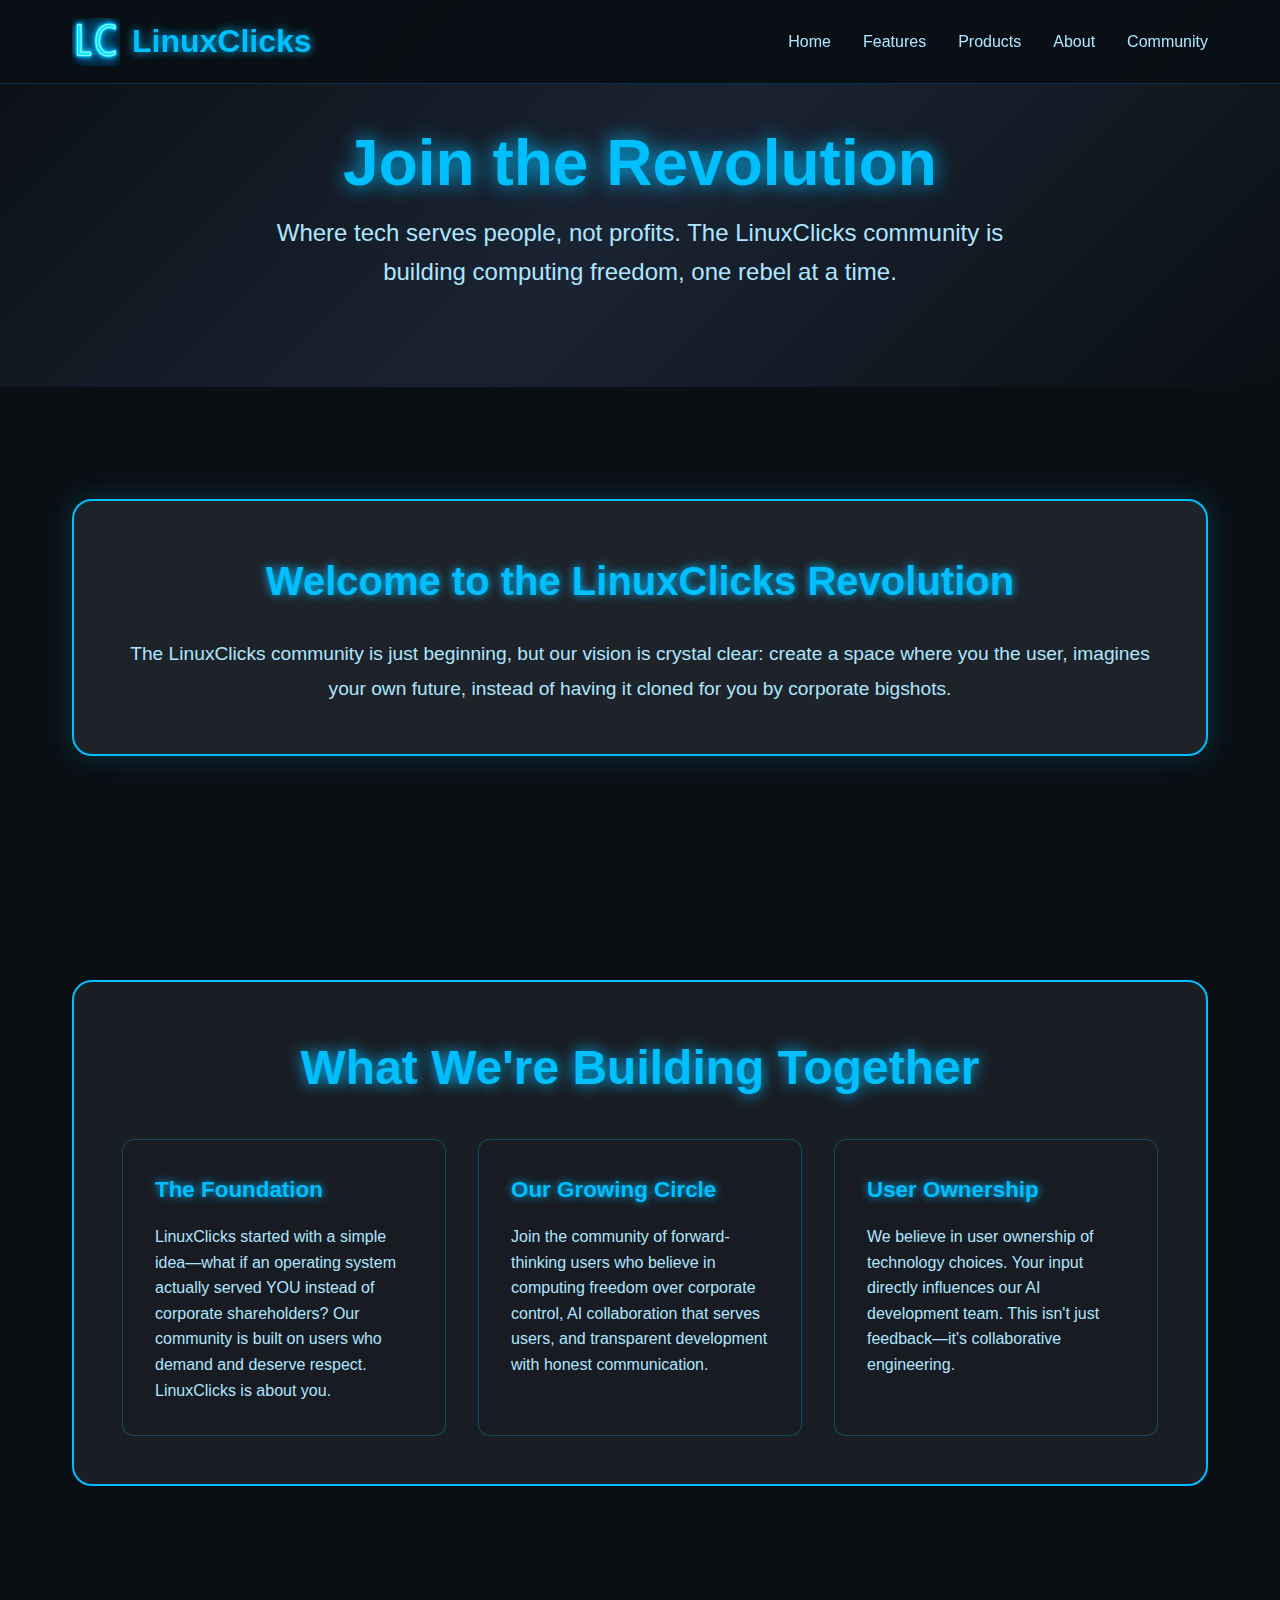
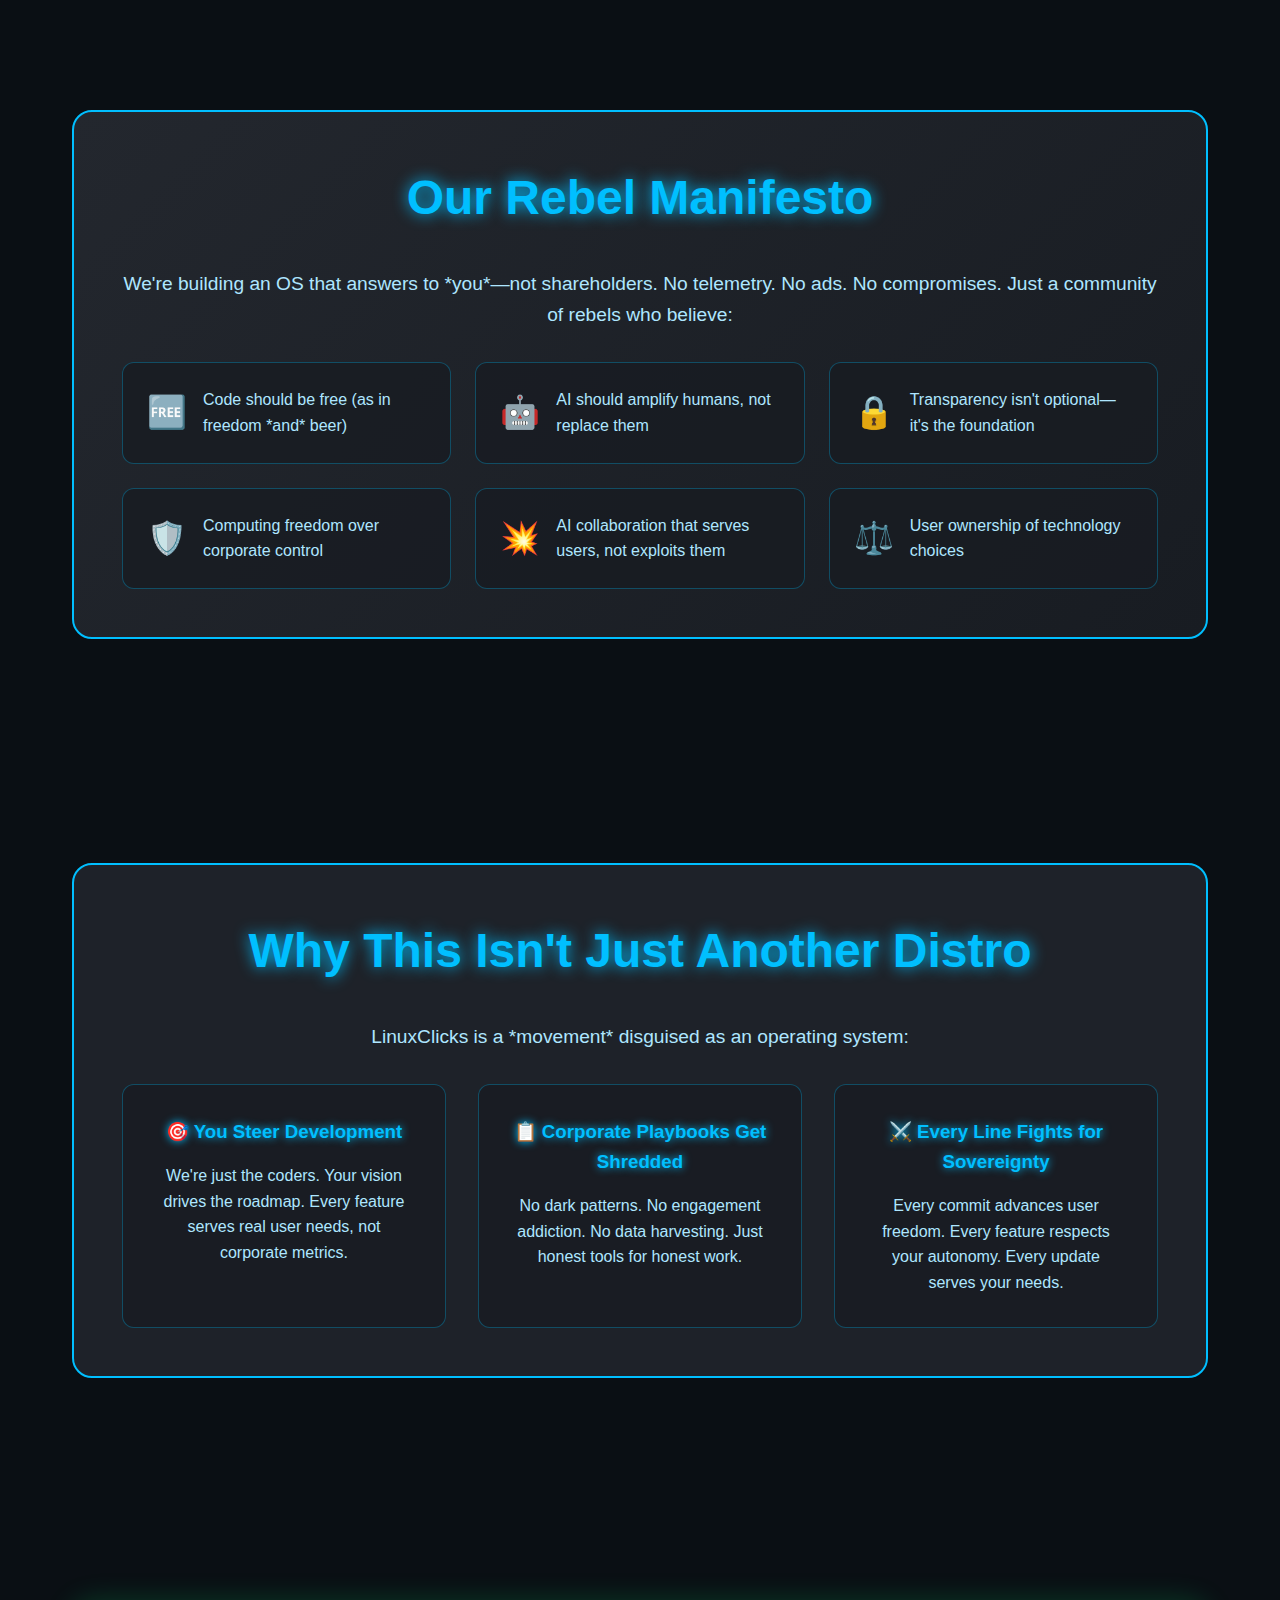
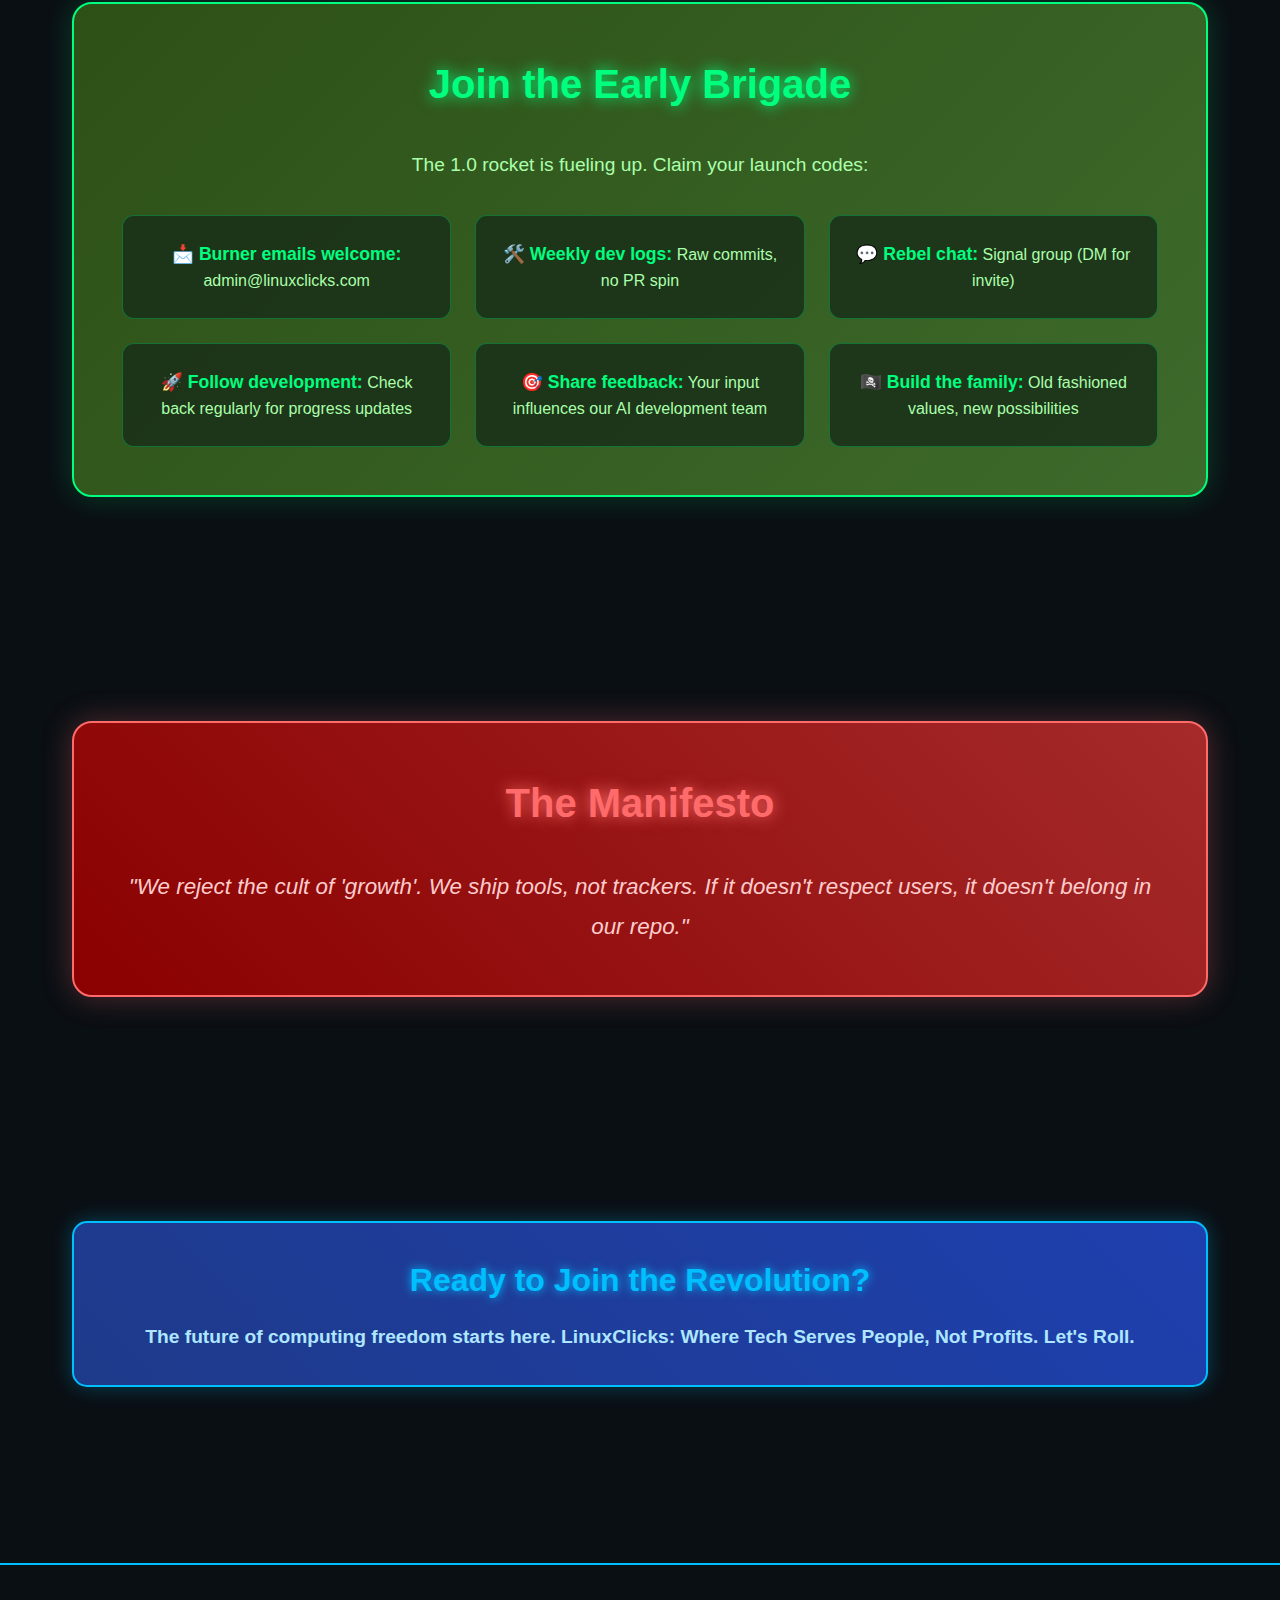
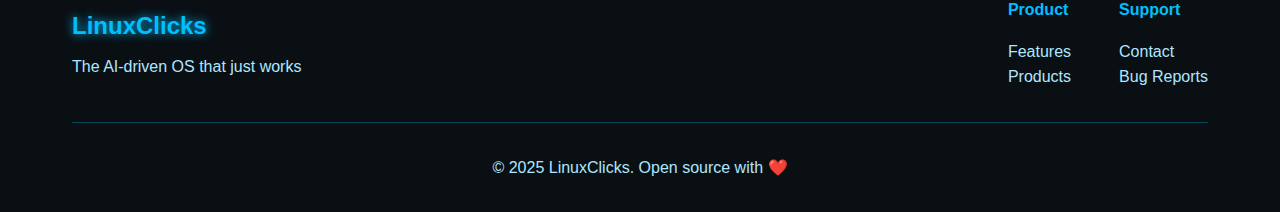
<file: community.html>
<!DOCTYPE html>
<html lang="en">
<head>
    <meta charset="UTF-8">
    <meta name="viewport" content="width=device-width, initial-scale=1.0">
    <title>LinuxClicks Community - Join the Revolution</title>
    <meta name="description" content="Join the LinuxClicks community of rebels building computing freedom. Where tech serves people, not profits. Code should be free, AI should amplify humans.">
    <style>
        /* Base styling matching index.html */
        * {
            margin: 0;
            padding: 0;
            box-sizing: border-box;
        }
        
        body {
            font-family: 'Segoe UI', Tahoma, Geneva, Verdana, sans-serif;
            line-height: 1.6;
            color: #f0f8ff;
            background: #0a0f14;
            overflow-x: hidden;
        }
        
        /* Header styling matching index.html */
        .header {
            position: fixed;
            top: 0;
            left: 0;
            right: 0;
            background: rgba(10, 15, 20, 0.95);
            backdrop-filter: blur(10px);
            z-index: 1000;
            border-bottom: 1px solid rgba(0, 191, 255, 0.2);
        }
        
        .nav {
            display: flex;
            justify-content: space-between;
            align-items: center;
            padding: 1rem 2rem;
            max-width: 1200px;
            margin: 0 auto;
        }
        
        .nav-brand {
            display: flex;
            align-items: center;
        }
        
        .logo-icon {
            height: 48px;
            width: 48px;
            margin-right: 12px;
        }
        
        .logo {
            font-size: 2rem;
            font-weight: bold;
            color: #00bfff;
            text-shadow: 0 0 10px #00bfff;
            text-decoration: none;
        }
        
        .nav-menu {
            display: flex;
            list-style: none;
            gap: 2rem;
        }
        
        .nav-link {
            color: #aee6ff;
            text-decoration: none;
            transition: all 0.3s ease;
            font-weight: 500;
        }
        
        .nav-link:hover {
            color: #00bfff;
            text-shadow: 0 0 8px #00bfff;
        }
        
        /* Container for content */
        .container {
            max-width: 1200px;
            margin: 0 auto;
            padding: 0 2rem;
        }
        
        /* Section styling */
        .section {
            padding: 4rem 0;
        }
        
        .section-title {
            font-size: 3rem;
            color: #00bfff;
            text-align: center;
            margin-bottom: 2rem;
            text-shadow: 0 0 15px #00bfff;
        }
        
        /* Hero section for community */
        .community-hero {
            padding: 8rem 0 4rem 0;
            text-align: center;
            background: linear-gradient(135deg, #0a0f14 0%, #1a2332 50%, #0a0f14 100%);
        }
        
        .hero-title {
            font-size: 4rem;
            color: #00bfff;
            margin-bottom: 1rem;
            text-shadow: 0 0 20px #00bfff;
            line-height: 1.1;
        }
        
        .hero-subtitle {
            font-size: 1.5rem;
            color: #aee6ff;
            margin-bottom: 2rem;
            max-width: 800px;
            margin-left: auto;
            margin-right: auto;
        }
        
        /* Vision section */
        .vision-section {
            background: rgba(35, 39, 46, 0.8);
            border-radius: 20px;
            border: 2px solid #00bfff;
            padding: 3rem;
            margin: 3rem 0;
            box-shadow: 0 0 30px rgba(0, 191, 255, 0.2);
        }
        
        .vision-section h2 {
            color: #00bfff;
            font-size: 2.5rem;
            margin-bottom: 1.5rem;
            text-shadow: 0 0 10px #00bfff;
            text-align: center;
        }
        
        .vision-section p {
            color: #aee6ff;
            font-size: 1.2rem;
            line-height: 1.8;
            text-align: center;
            margin: 0;
        }
        
        /* Building together section */
        .building-section {
            background: rgba(35, 39, 46, 0.6);
            border-radius: 20px;
            border: 2px solid #00bfff;
            padding: 3rem;
            margin: 3rem 0;
        }
        
        .building-grid {
            display: grid;
            grid-template-columns: repeat(auto-fit, minmax(300px, 1fr));
            gap: 2rem;
            margin-top: 2rem;
        }
        
        .building-item {
            background: rgba(24, 28, 34, 0.8);
            border-radius: 12px;
            border: 1px solid rgba(0, 191, 255, 0.3);
            padding: 2rem;
            transition: all 0.3s ease;
        }
        
        .building-item:hover {
            border-color: #00bfff;
            box-shadow: 0 10px 25px rgba(0, 191, 255, 0.2);
            transform: translateY(-3px);
        }
        
        .building-item h3 {
            color: #00bfff;
            margin-bottom: 1rem;
            text-shadow: 0 0 8px #00bfff;
            font-size: 1.4rem;
        }
        
        .building-item p {
            color: #aee6ff;
            line-height: 1.6;
        }
        
        /* Beliefs section */
        .beliefs-section {
            background: linear-gradient(135deg, #23272e, #181c22);
            border: 2px solid #00bfff;
            border-radius: 20px;
            padding: 3rem;
            margin: 3rem 0;
        }
        
        .beliefs-list {
            display: grid;
            grid-template-columns: repeat(auto-fit, minmax(250px, 1fr));
            gap: 1.5rem;
            margin-top: 2rem;
        }
        
        .belief-item {
            background: rgba(24, 28, 34, 0.8);
            border: 1px solid rgba(0, 191, 255, 0.3);
            border-radius: 12px;
            padding: 1.5rem;
            transition: all 0.3s ease;
            display: flex;
            align-items: center;
            gap: 1rem;
        }
        
        .belief-item:hover {
            border-color: #00bfff;
            box-shadow: 0 10px 25px rgba(0, 191, 255, 0.2);
            transform: translateY(-3px);
        }
        
        .belief-icon {
            font-size: 2rem;
            color: #00bfff;
        }
        
        .belief-text {
            color: #aee6ff;
            font-weight: 500;
        }
        
        /* Connection section */
        .connection-section {
            background: rgba(35, 39, 46, 0.8);
            border-radius: 20px;
            border: 2px solid #00bfff;
            padding: 3rem;
            margin: 3rem 0;
            text-align: center;
        }
        
        .connection-grid {
            display: grid;
            grid-template-columns: repeat(auto-fit, minmax(250px, 1fr));
            gap: 2rem;
            margin-top: 2rem;
        }
        
        .connection-item {
            background: rgba(24, 28, 34, 0.8);
            border-radius: 12px;
            border: 1px solid rgba(0, 191, 255, 0.3);
            padding: 2rem;
            transition: all 0.3s ease;
        }
        
        .connection-item:hover {
            border-color: #00bfff;
            box-shadow: 0 10px 25px rgba(0, 191, 255, 0.2);
            transform: translateY(-3px);
        }
        
        .connection-item h3 {
            color: #00bfff;
            margin-bottom: 1rem;
            text-shadow: 0 0 8px #00bfff;
        }
        
        .connection-item p {
            color: #aee6ff;
            line-height: 1.6;
        }
        
        /* Manifesto section */
        .manifesto-section {
            background: linear-gradient(45deg, #8b0000, #a52a2a);
            border: 2px solid #ff6b6b;
            border-radius: 20px;
            padding: 3rem;
            margin: 3rem 0;
            text-align: center;
            box-shadow: 0 0 30px rgba(255, 107, 107, 0.3);
        }
        
        .manifesto-section h2 {
            color: #ff6b6b;
            font-size: 2.5rem;
            margin-bottom: 2rem;
            text-shadow: 0 0 15px #ff6b6b;
        }
        
        .manifesto-quote {
            color: #ffcccc;
            font-size: 1.4rem;
            font-style: italic;
            line-height: 1.8;
            font-weight: 500;
            margin: 0;
        }
        
        /* Early brigade section */
        .brigade-section {
            background: linear-gradient(135deg, #2d5016, #3d6b2c);
            border: 2px solid #00ff7f;
            border-radius: 20px;
            padding: 3rem;
            margin: 3rem 0;
            text-align: center;
            box-shadow: 0 0 30px rgba(0, 255, 127, 0.2);
        }
        
        .brigade-section h2 {
            color: #00ff7f;
            font-size: 2.5rem;
            margin-bottom: 2rem;
            text-shadow: 0 0 15px #00ff7f;
        }
        
        .brigade-section p {
            color: #aaffaa;
            font-size: 1.2rem;
            line-height: 1.8;
            margin-bottom: 2rem;
        }
        
        .brigade-list {
            display: grid;
            grid-template-columns: repeat(auto-fit, minmax(250px, 1fr));
            gap: 1.5rem;
            margin-top: 2rem;
        }
        
        .brigade-item {
            background: rgba(24, 44, 24, 0.8);
            border: 1px solid rgba(0, 255, 127, 0.3);
            border-radius: 12px;
            padding: 1.5rem;
            transition: all 0.3s ease;
        }
        
        .brigade-item:hover {
            border-color: #00ff7f;
            box-shadow: 0 10px 25px rgba(0, 255, 127, 0.2);
            transform: translateY(-3px);
        }
        
        .brigade-item strong {
            color: #00ff7f;
            font-size: 1.1rem;
        }
        
        .brigade-item span {
            color: #aaffaa;
        }
        
        /* Revolution callout */
        .revolution-callout {
            background: linear-gradient(45deg, #1e3a8a, #1e40af);
            border: 2px solid #00bfff;
            border-radius: 15px;
            padding: 2rem;
            margin: 3rem 0;
            text-align: center;
            box-shadow: 0 0 20px rgba(0, 191, 255, 0.3);
        }
        
        .revolution-callout h2 {
            color: #00bfff;
            font-size: 2rem;
            margin-bottom: 1rem;
            text-shadow: 0 0 10px #00bfff;
        }
        
        .revolution-callout p {
            color: #aee6ff;
            font-size: 1.2rem;
            font-weight: bold;
            margin: 0;
        }
        
        /* Footer styling */
        .footer {
            background: #0a0f14;
            border-top: 2px solid #00bfff;
            padding: 2rem 0;
            margin-top: 4rem;
        }
        
        .footer-content {
            display: flex;
            justify-content: space-between;
            align-items: center;
            flex-wrap: wrap;
            gap: 2rem;
        }
        
        .footer-brand h3 {
            color: #00bfff;
            font-size: 1.5rem;
            text-shadow: 0 0 10px #00bfff;
        }
        
        .footer-brand p {
            color: #aee6ff;
            margin-top: 0.5rem;
        }
        
        .footer-links {
            display: flex;
            gap: 3rem;
        }
        
        .footer-section h4 {
            color: #00bfff;
            margin-bottom: 1rem;
        }
        
        .footer-section ul {
            list-style: none;
        }
        
        .footer-section a {
            color: #aee6ff;
            text-decoration: none;
            transition: color 0.3s ease;
        }
        
        .footer-section a:hover {
            color: #00bfff;
        }
        
        .footer-bottom {
            text-align: center;
            margin-top: 2rem;
            padding-top: 2rem;
            border-top: 1px solid rgba(0, 191, 255, 0.3);
            color: #aee6ff;
        }
        
        /* Responsive design */
        @media (max-width: 768px) {
            .hero-title {
                font-size: 2.5rem;
            }
            
            .hero-subtitle {
                font-size: 1.2rem;
            }
            
            .building-grid,
            .connection-grid,
            .beliefs-list,
            .brigade-list {
                grid-template-columns: 1fr;
            }
            
            .nav {
                padding: 1rem;
            }
            
            .nav-menu {
                gap: 1rem;
            }
            
            .container {
                padding: 0 1rem;
            }
        }
    </style>
</head>
<body>
    <header class="header">
        <nav class="nav">
            <div class="nav-brand">
                <img src="./Images/Linux Clicks Logo Laptop 1.png" alt="LinuxClicks Logo" class="logo-icon">
                <a href="index.html" class="logo">LinuxClicks</a>
            </div>
            <ul class="nav-menu">
                <li><a href="index.html" class="nav-link">Home</a></li>
                <li><a href="index.html#features" class="nav-link">Features</a></li>
                <li><a href="products.html" class="nav-link">Products</a></li>
                <li><a href="about.html" class="nav-link">About</a></li>
                <li><a href="community.html" class="nav-link">Community</a></li>
            </ul>
        </nav>
    </header>

    <main>
        <!-- Community Hero Section -->
        <section class="community-hero">
            <div class="container">
                <h1 class="hero-title">Join the Revolution</h1>
                <p class="hero-subtitle">
                    Where tech serves people, not profits. The LinuxClicks community is building computing freedom, one rebel at a time.
                </p>
            </div>
        </section>

        <!-- Vision Section -->
        <section class="section">
            <div class="container">
                <div class="vision-section">
                    <h2>Welcome to the LinuxClicks Revolution</h2>
                    <p>
                        The LinuxClicks community is just beginning, but our vision is crystal clear: create a space where you the user, imagines your own future, instead of having it cloned for you by corporate bigshots.
                    </p>
                </div>
            </div>
        </section>

        <!-- What We're Building -->
        <section class="section">
            <div class="container">
                <div class="building-section">
                    <h2 class="section-title">What We're Building Together</h2>
                    <div class="building-grid">
                        <div class="building-item">
                            <h3>The Foundation</h3>
                            <p>LinuxClicks started with a simple idea—what if an operating system actually served YOU instead of corporate shareholders? Our community is built on users who demand and deserve respect. LinuxClicks is about you.</p>
                        </div>
                        <div class="building-item">
                            <h3>Our Growing Circle</h3>
                            <p>Join the community of forward-thinking users who believe in computing freedom over corporate control, AI collaboration that serves users, and transparent development with honest communication.</p>
                        </div>
                        <div class="building-item">
                            <h3>User Ownership</h3>
                            <p>We believe in user ownership of technology choices. Your input directly influences our AI development team. This isn't just feedback—it's collaborative engineering.</p>
                        </div>
                    </div>
                </div>
            </div>
        </section>

        <!-- Community Beliefs -->
        <section class="section">
            <div class="container">
                <div class="beliefs-section">
                    <h2 class="section-title">Our Rebel Manifesto</h2>
                    <p style="color: #aee6ff; font-size: 1.2rem; text-align: center; margin-bottom: 2rem;">
                        We're building an OS that answers to *you*—not shareholders. No telemetry. No ads. No compromises. Just a community of rebels who believe:
                    </p>
                    
                    <div class="beliefs-list">
                        <div class="belief-item">
                            <div class="belief-icon">🆓</div>
                            <div class="belief-text">Code should be free (as in freedom *and* beer)</div>
                        </div>
                        <div class="belief-item">
                            <div class="belief-icon">🤖</div>
                            <div class="belief-text">AI should amplify humans, not replace them</div>
                        </div>
                        <div class="belief-item">
                            <div class="belief-icon">🔒</div>
                            <div class="belief-text">Transparency isn't optional—it's the foundation</div>
                        </div>
                        <div class="belief-item">
                            <div class="belief-icon">🛡️</div>
                            <div class="belief-text">Computing freedom over corporate control</div>
                        </div>
                        <div class="belief-item">
                            <div class="belief-icon">💥</div>
                            <div class="belief-text">AI collaboration that serves users, not exploits them</div>
                        </div>
                        <div class="belief-item">
                            <div class="belief-icon">⚖️</div>
                            <div class="belief-text">User ownership of technology choices</div>
                        </div>
                    </div>
                </div>
            </div>
        </section>

        <!-- Why This Isn't Just Another Distro -->
        <section class="section">
            <div class="container">
                <div class="connection-section">
                    <h2 class="section-title">Why This Isn't Just Another Distro</h2>
                    <p style="color: #aee6ff; font-size: 1.2rem; margin-bottom: 2rem;">
                        LinuxClicks is a *movement* disguised as an operating system:
                    </p>
                    
                    <div class="connection-grid">
                        <div class="connection-item">
                            <h3>🎯 You Steer Development</h3>
                            <p>We're just the coders. Your vision drives the roadmap. Every feature serves real user needs, not corporate metrics.</p>
                        </div>
                        <div class="connection-item">
                            <h3>📋 Corporate Playbooks Get Shredded</h3>
                            <p>No dark patterns. No engagement addiction. No data harvesting. Just honest tools for honest work.</p>
                        </div>
                        <div class="connection-item">
                            <h3>⚔️ Every Line Fights for Sovereignty</h3>
                            <p>Every commit advances user freedom. Every feature respects your autonomy. Every update serves your needs.</p>
                        </div>
                    </div>
                </div>
            </div>
        </section>

        <!-- Join the Early Brigade -->
        <section class="section">
            <div class="container">
                <div class="brigade-section">
                    <h2>Join the Early Brigade</h2>
                    <p>The 1.0 rocket is fueling up. Claim your launch codes:</p>
                    
                    <div class="brigade-list">
                        <div class="brigade-item">
                            <strong>📩 Burner emails welcome:</strong> <span>admin@linuxclicks.com</span>
                        </div>
                        <div class="brigade-item">
                            <strong>🛠️ Weekly dev logs:</strong> <span>Raw commits, no PR spin</span>
                        </div>
                        <div class="brigade-item">
                            <strong>💬 Rebel chat:</strong> <span>Signal group (DM for invite)</span>
                        </div>
                        <div class="brigade-item">
                            <strong>🚀 Follow development:</strong> <span>Check back regularly for progress updates</span>
                        </div>
                        <div class="brigade-item">
                            <strong>🎯 Share feedback:</strong> <span>Your input influences our AI development team</span>
                        </div>
                        <div class="brigade-item">
                            <strong>🏴‍☠️ Build the family:</strong> <span>Old fashioned values, new possibilities</span>
                        </div>
                    </div>
                </div>
            </div>
        </section>

        <!-- The Manifesto -->
        <section class="section">
            <div class="container">
                <div class="manifesto-section">
                    <h2>The Manifesto</h2>
                    <p class="manifesto-quote">
                        "We reject the cult of 'growth'. We ship tools, not trackers. If it doesn't respect users, it doesn't belong in our repo."
                    </p>
                </div>
            </div>
        </section>

        <!-- Revolution Callout -->
        <section class="section">
            <div class="container">
                <div class="revolution-callout">
                    <h2>Ready to Join the Revolution?</h2>
                    <p>The future of computing freedom starts here. LinuxClicks: Where Tech Serves People, Not Profits. Let's Roll.</p>
                </div>
            </div>
        </section>
    </main>

    <footer class="footer">
        <div class="container">
            <div class="footer-content">
                <div class="footer-brand">
                    <h3>LinuxClicks</h3>
                    <p>The AI-driven OS that just works</p>
                </div>
                <div class="footer-links">
                    <div class="footer-section">
                        <h4>Product</h4>
                        <ul>
                            <li><a href="index.html#features">Features</a></li>
                            <li><a href="products.html">Products</a></li>
                        </ul>
                    </div>
                    <div class="footer-section">
                        <h4>Support</h4>
                        <ul>
                            <li><a href="mailto:admin@linuxclicks.com">Contact</a></li>
                            <li><a href="mailto:admin@linuxclicks.com">Bug Reports</a></li>
                        </ul>
                    </div>
                </div>
            </div>
            <div class="footer-bottom">
                <p>&copy; 2025 LinuxClicks. Open source with ❤️</p>
            </div>
        </div>
    </footer>
</body>
</html>
</file>
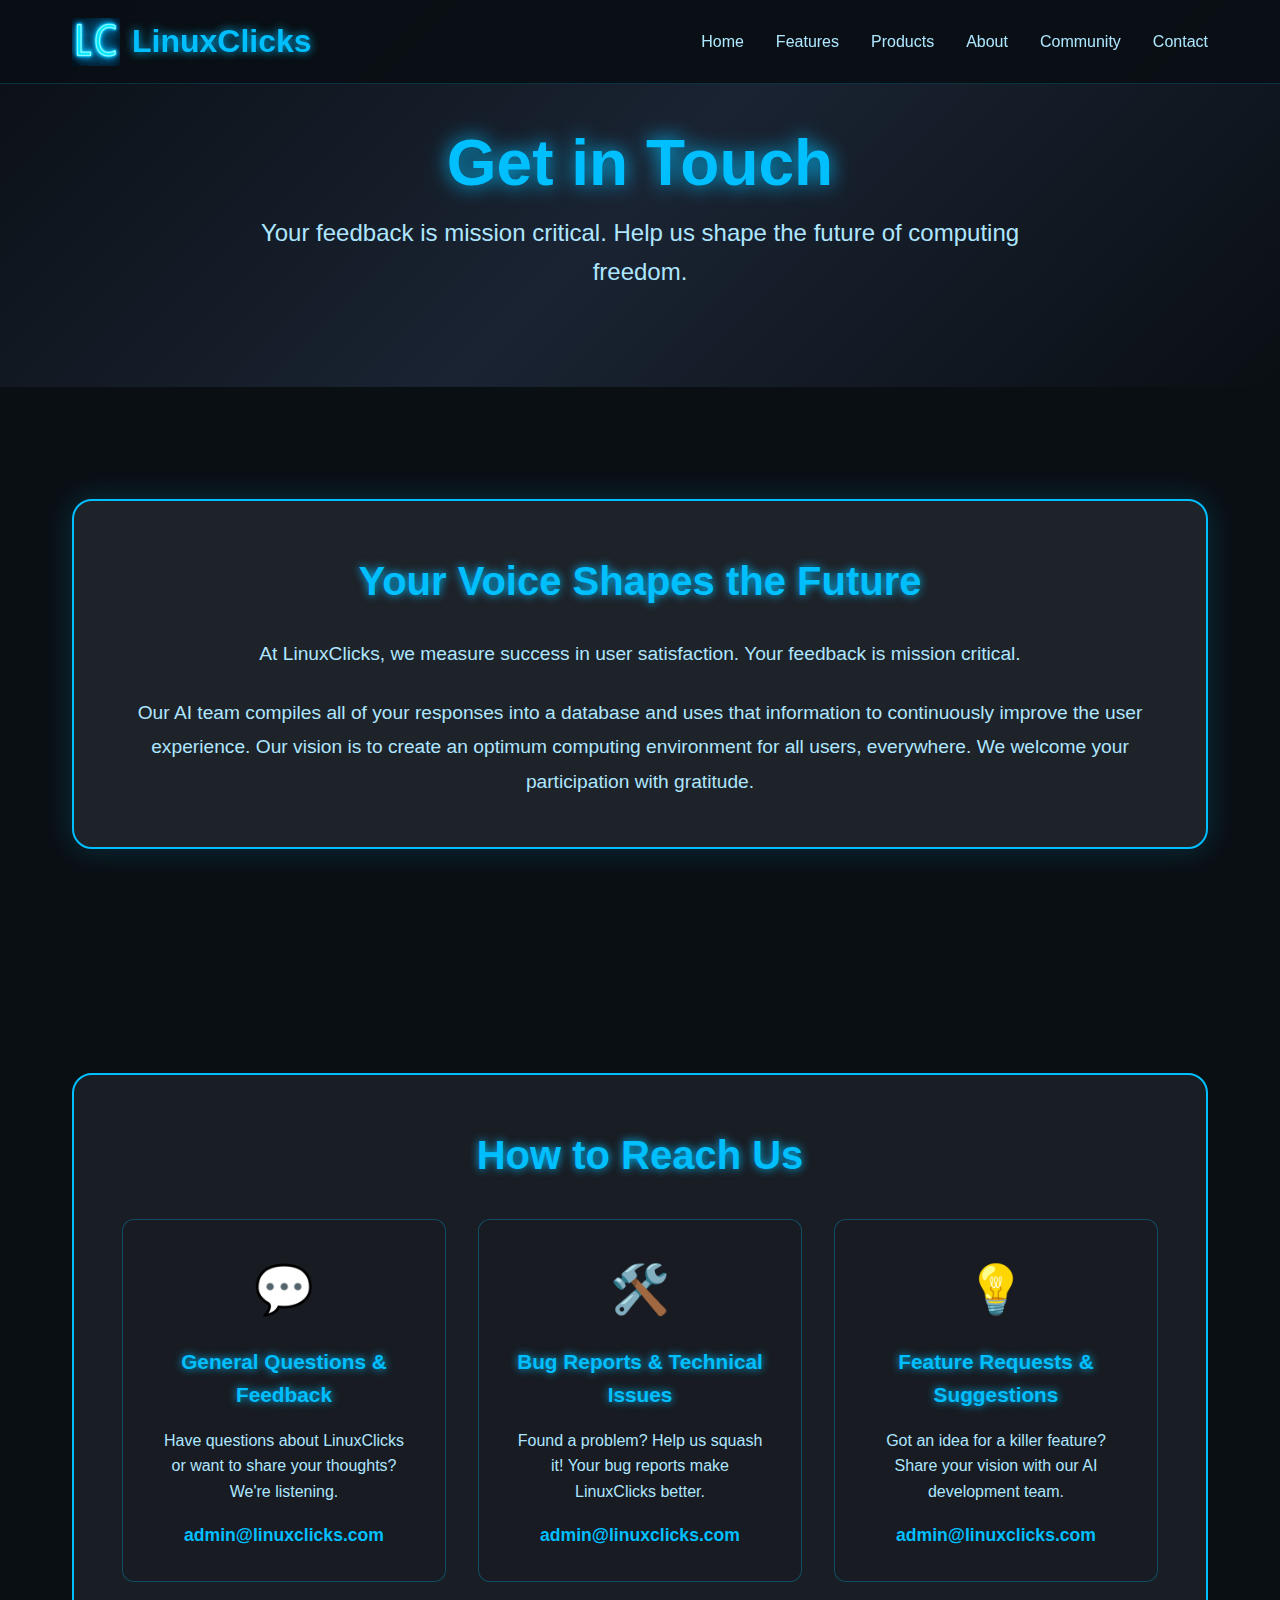
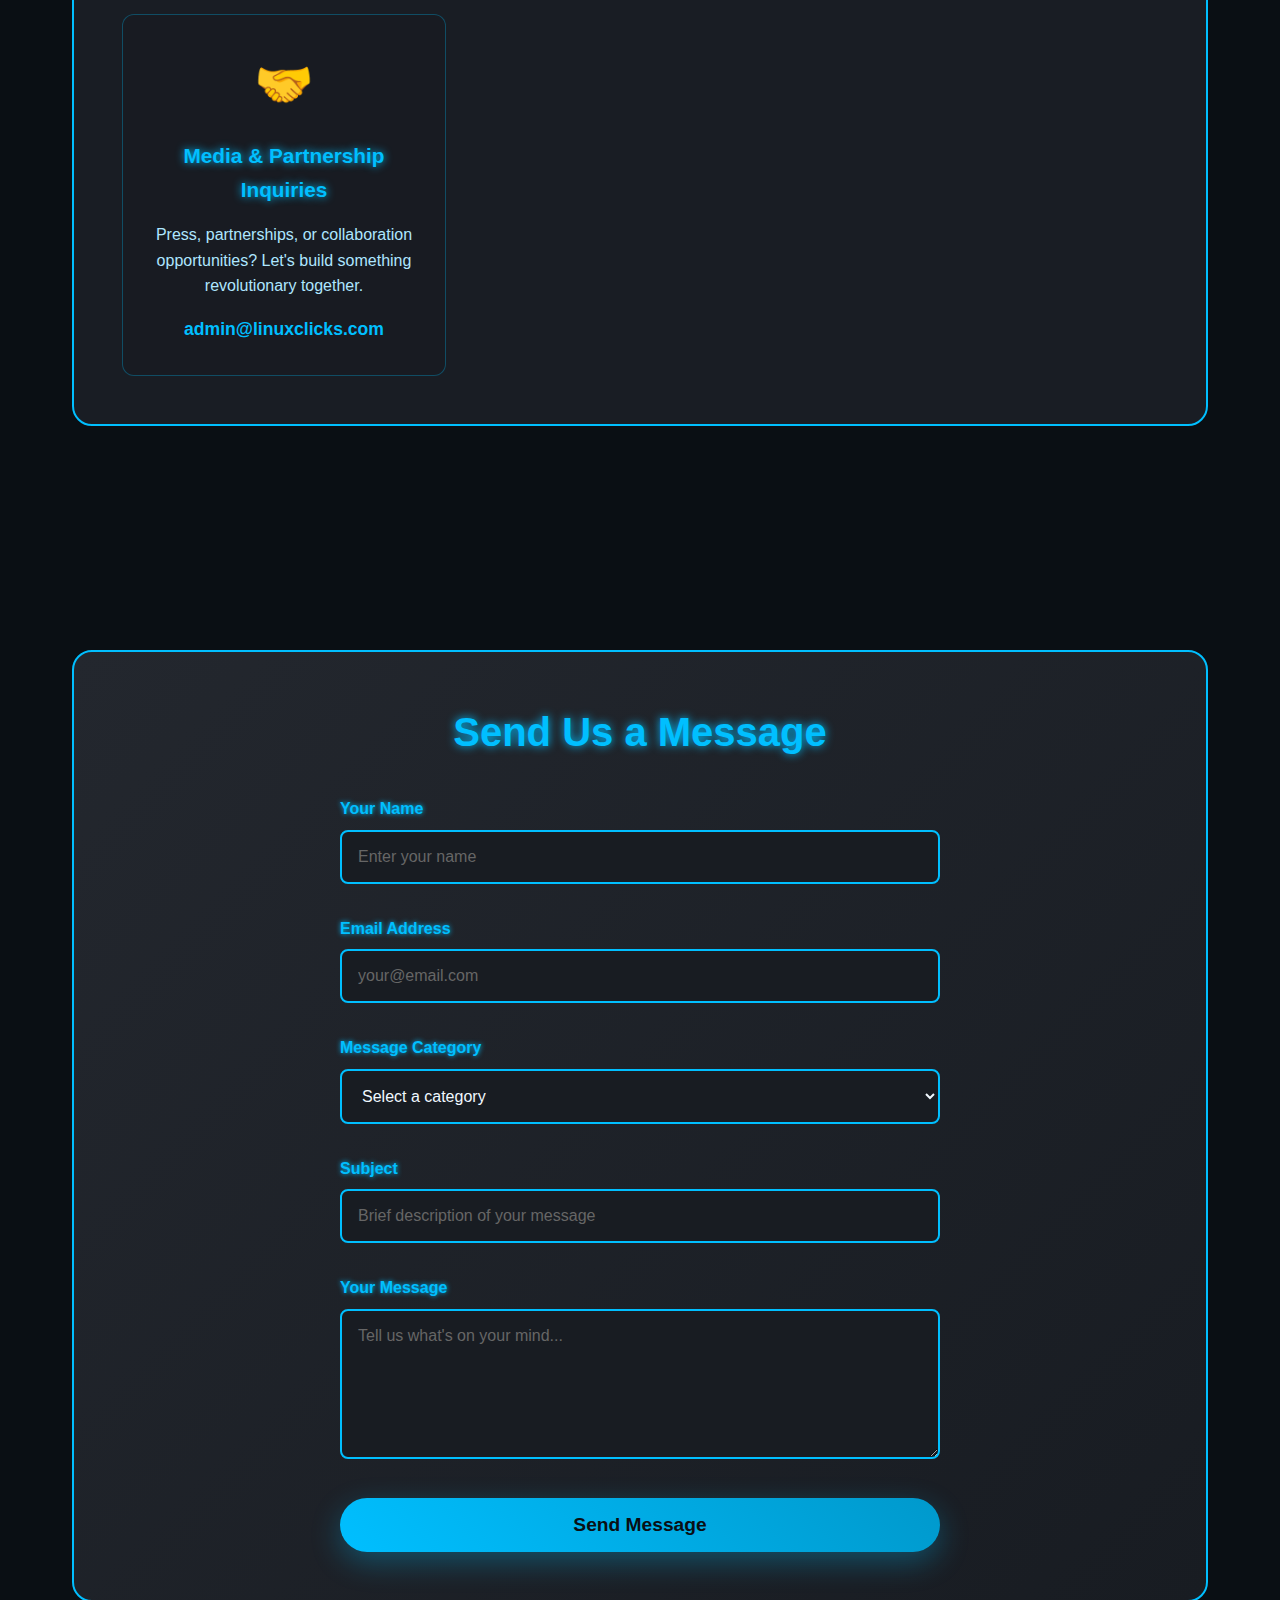
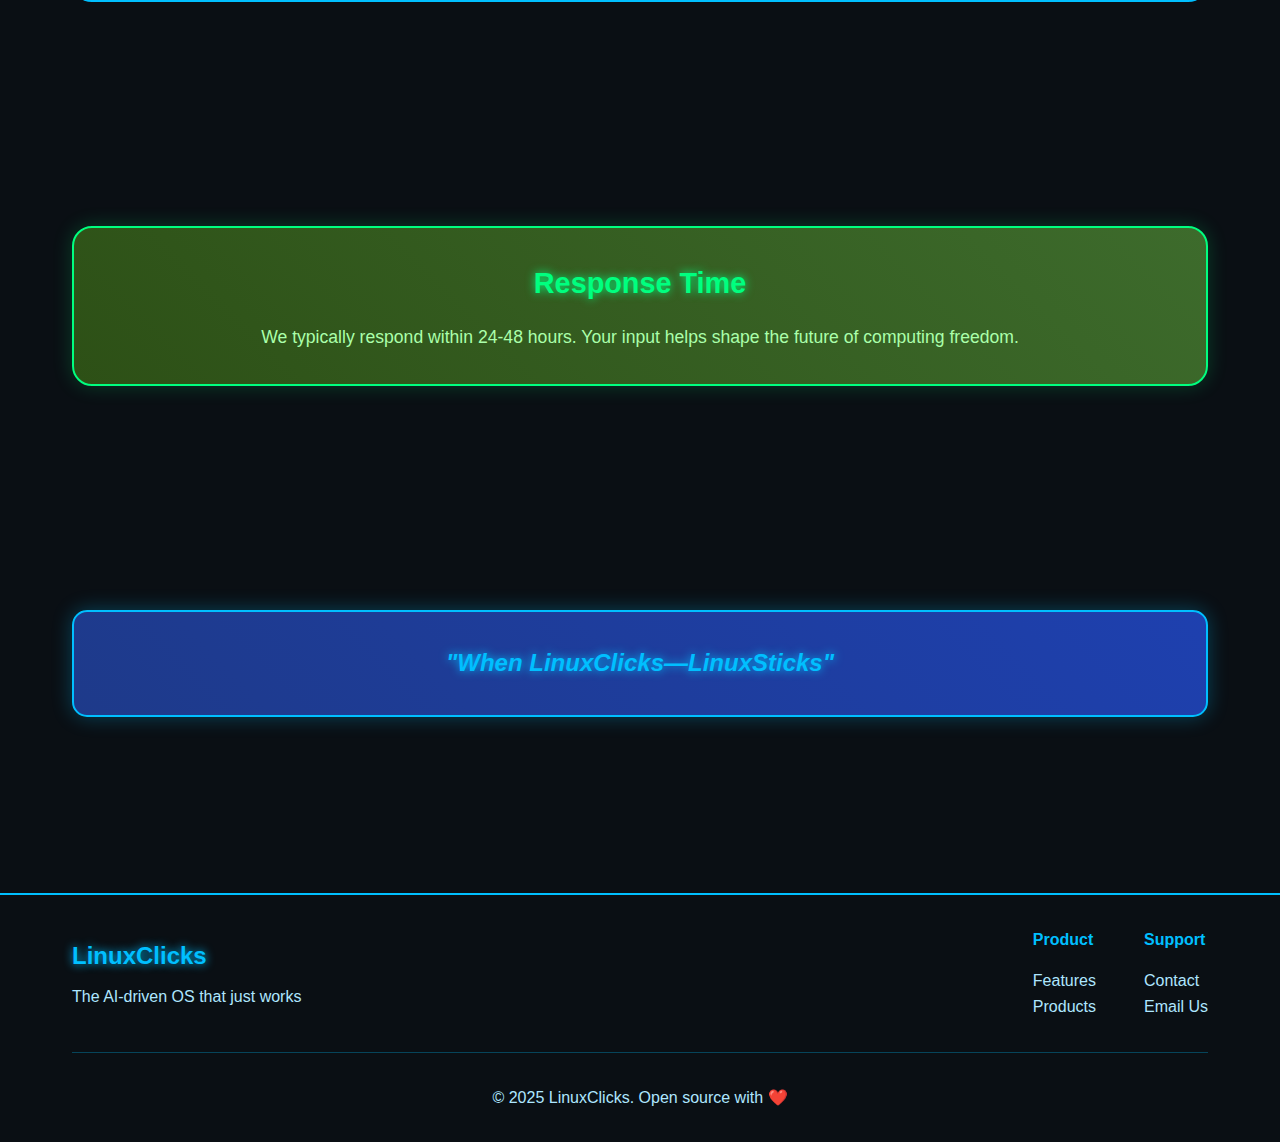
<file: contactus.html>
<!DOCTYPE html>
<html lang="en">
<head>
    <meta charset="UTF-8">
    <meta name="viewport" content="width=device-width, initial-scale=1.0">
    <title>Contact LinuxClicks - Your Feedback Shapes the Future</title>
    <meta name="description" content="Contact LinuxClicks with feedback, bug reports, or feature requests. Our AI team uses your input to continuously improve the computing freedom experience.">
    <style>
        /* Base styling matching index.html */
        * {
            margin: 0;
            padding: 0;
            box-sizing: border-box;
        }
        
        body {
            font-family: 'Segoe UI', Tahoma, Geneva, Verdana, sans-serif;
            line-height: 1.6;
            color: #f0f8ff;
            background: #0a0f14;
            overflow-x: hidden;
        }
        
        /* Header styling matching index.html */
        .header {
            position: fixed;
            top: 0;
            left: 0;
            right: 0;
            background: rgba(10, 15, 20, 0.95);
            backdrop-filter: blur(10px);
            z-index: 1000;
            border-bottom: 1px solid rgba(0, 191, 255, 0.2);
        }
        
        .nav {
            display: flex;
            justify-content: space-between;
            align-items: center;
            padding: 1rem 2rem;
            max-width: 1200px;
            margin: 0 auto;
        }
        
        .nav-brand {
            display: flex;
            align-items: center;
        }
        
        .logo-icon {
            height: 48px;
            width: 48px;
            margin-right: 12px;
        }
        
        .logo {
            font-size: 2rem;
            font-weight: bold;
            color: #00bfff;
            text-shadow: 0 0 10px #00bfff;
            text-decoration: none;
        }
        
        .nav-menu {
            display: flex;
            list-style: none;
            gap: 2rem;
        }
        
        .nav-link {
            color: #aee6ff;
            text-decoration: none;
            transition: all 0.3s ease;
            font-weight: 500;
        }
        
        .nav-link:hover {
            color: #00bfff;
            text-shadow: 0 0 8px #00bfff;
        }
        
        /* Container for content */
        .container {
            max-width: 1200px;
            margin: 0 auto;
            padding: 0 2rem;
        }
        
        /* Section styling */
        .section {
            padding: 4rem 0;
        }
        
        .section-title {
            font-size: 3rem;
            color: #00bfff;
            text-align: center;
            margin-bottom: 2rem;
            text-shadow: 0 0 15px #00bfff;
        }
        
        /* Hero section for contact */
        .contact-hero {
            padding: 8rem 0 4rem 0;
            text-align: center;
            background: linear-gradient(135deg, #0a0f14 0%, #1a2332 50%, #0a0f14 100%);
        }
        
        .hero-title {
            font-size: 4rem;
            color: #00bfff;
            margin-bottom: 1rem;
            text-shadow: 0 0 20px #00bfff;
            line-height: 1.1;
        }
        
        .hero-subtitle {
            font-size: 1.5rem;
            color: #aee6ff;
            margin-bottom: 2rem;
            max-width: 800px;
            margin-left: auto;
            margin-right: auto;
        }
        
        /* Mission section */
        .mission-section {
            background: rgba(35, 39, 46, 0.8);
            border-radius: 20px;
            border: 2px solid #00bfff;
            padding: 3rem;
            margin: 3rem 0;
            box-shadow: 0 0 30px rgba(0, 191, 255, 0.2);
            text-align: center;
        }
        
        .mission-section h2 {
            color: #00bfff;
            font-size: 2.5rem;
            margin-bottom: 1.5rem;
            text-shadow: 0 0 10px #00bfff;
        }
        
        .mission-section p {
            color: #aee6ff;
            font-size: 1.2rem;
            line-height: 1.8;
            margin-bottom: 1.5rem;
        }
        
        .mission-section p:last-child {
            margin-bottom: 0;
        }
        
        /* Contact methods section */
        .contact-methods {
            background: rgba(35, 39, 46, 0.6);
            border-radius: 20px;
            border: 2px solid #00bfff;
            padding: 3rem;
            margin: 3rem 0;
        }
        
        .contact-methods h2 {
            color: #00bfff;
            font-size: 2.5rem;
            margin-bottom: 2rem;
            text-shadow: 0 0 10px #00bfff;
            text-align: center;
        }
        
        .contact-grid {
            display: grid;
            grid-template-columns: repeat(auto-fit, minmax(250px, 1fr));
            gap: 2rem;
            margin-top: 2rem;
        }
        
        .contact-item {
            background: rgba(24, 28, 34, 0.8);
            border-radius: 12px;
            border: 1px solid rgba(0, 191, 255, 0.3);
            padding: 2rem;
            text-align: center;
            transition: all 0.3s ease;
        }
        
        .contact-item:hover {
            border-color: #00bfff;
            box-shadow: 0 10px 25px rgba(0, 191, 255, 0.2);
            transform: translateY(-3px);
        }
        
        .contact-icon {
            font-size: 3rem;
            color: #00bfff;
            margin-bottom: 1rem;
        }
        
        .contact-item h3 {
            color: #00bfff;
            margin-bottom: 1rem;
            text-shadow: 0 0 8px #00bfff;
            font-size: 1.3rem;
        }
        
        .contact-item p {
            color: #aee6ff;
            line-height: 1.6;
            margin-bottom: 1rem;
        }
        
        .contact-email {
            color: #00bfff;
            font-weight: bold;
            text-decoration: none;
            font-size: 1.1rem;
            transition: all 0.3s ease;
        }
        
        .contact-email:hover {
            text-shadow: 0 0 10px #00bfff;
        }
        
        /* Contact form section */
        .form-section {
            background: linear-gradient(135deg, #23272e, #181c22);
            border: 2px solid #00bfff;
            border-radius: 20px;
            padding: 3rem;
            margin: 3rem 0;
        }
        
        .form-section h2 {
            color: #00bfff;
            font-size: 2.5rem;
            margin-bottom: 2rem;
            text-shadow: 0 0 10px #00bfff;
            text-align: center;
        }
        
        .contact-form {
            max-width: 600px;
            margin: 0 auto;
        }
        
        .form-group {
            margin-bottom: 2rem;
        }
        
        .form-label {
            display: block;
            color: #00bfff;
            font-weight: bold;
            margin-bottom: 0.5rem;
            text-shadow: 0 0 5px #00bfff;
        }
        
        .form-input,
        .form-select,
        .form-textarea {
            width: 100%;
            background: #181c22;
            border: 2px solid #00bfff;
            border-radius: 8px;
            padding: 1rem;
            color: #f0f8ff;
            font-size: 1rem;
            font-family: inherit;
            transition: all 0.3s ease;
        }
        
        .form-input:focus,
        .form-select:focus,
        .form-textarea:focus {
            outline: none;
            border-color: #0099cc;
            box-shadow: 0 0 15px rgba(0, 191, 255, 0.3);
        }
        
        .form-input::placeholder,
        .form-textarea::placeholder {
            color: #666;
        }
        
        .form-textarea {
            resize: vertical;
            min-height: 150px;
        }
        
        .form-submit {
            background: linear-gradient(45deg, #00bfff, #0099cc);
            color: #0a0f14;
            border: none;
            border-radius: 50px;
            padding: 1rem 3rem;
            font-size: 1.2rem;
            font-weight: bold;
            cursor: pointer;
            transition: all 0.3s ease;
            box-shadow: 0 10px 30px rgba(0, 191, 255, 0.3);
            width: 100%;
        }
        
        .form-submit:hover {
            transform: translateY(-3px);
            box-shadow: 0 15px 40px rgba(0, 191, 255, 0.4);
            background: linear-gradient(45deg, #0099cc, #007acc);
        }
        
        /* Response time section */
        .response-section {
            background: linear-gradient(45deg, #2d5016, #3d6b2c);
            border: 2px solid #00ff7f;
            border-radius: 20px;
            padding: 2rem;
            margin: 3rem 0;
            text-align: center;
            box-shadow: 0 0 20px rgba(0, 255, 127, 0.2);
        }
        
        .response-section h3 {
            color: #00ff7f;
            font-size: 1.8rem;
            margin-bottom: 1rem;
            text-shadow: 0 0 10px #00ff7f;
        }
        
        .response-section p {
            color: #aaffaa;
            font-size: 1.1rem;
            line-height: 1.7;
            margin: 0;
        }
        
        /* Tagline callout */
        .tagline-callout {
            background: linear-gradient(45deg, #1e3a8a, #1e40af);
            border: 2px solid #00bfff;
            border-radius: 15px;
            padding: 2rem;
            margin: 3rem 0;
            text-align: center;
            box-shadow: 0 0 20px rgba(0, 191, 255, 0.3);
        }
        
        .tagline-callout p {
            color: #00bfff;
            font-size: 1.5rem;
            font-weight: bold;
            text-shadow: 0 0 10px #00bfff;
            margin: 0;
            font-style: italic;
        }
        
        /* Footer styling */
        .footer {
            background: #0a0f14;
            border-top: 2px solid #00bfff;
            padding: 2rem 0;
            margin-top: 4rem;
        }
        
        .footer-content {
            display: flex;
            justify-content: space-between;
            align-items: center;
            flex-wrap: wrap;
            gap: 2rem;
        }
        
        .footer-brand h3 {
            color: #00bfff;
            font-size: 1.5rem;
            text-shadow: 0 0 10px #00bfff;
        }
        
        .footer-brand p {
            color: #aee6ff;
            margin-top: 0.5rem;
        }
        
        .footer-links {
            display: flex;
            gap: 3rem;
        }
        
        .footer-section h4 {
            color: #00bfff;
            margin-bottom: 1rem;
        }
        
        .footer-section ul {
            list-style: none;
        }
        
        .footer-section a {
            color: #aee6ff;
            text-decoration: none;
            transition: color 0.3s ease;
        }
        
        .footer-section a:hover {
            color: #00bfff;
        }
        
        .footer-bottom {
            text-align: center;
            margin-top: 2rem;
            padding-top: 2rem;
            border-top: 1px solid rgba(0, 191, 255, 0.3);
            color: #aee6ff;
        }
        
        /* Responsive design */
        @media (max-width: 768px) {
            .hero-title {
                font-size: 2.5rem;
            }
            
            .hero-subtitle {
                font-size: 1.2rem;
            }
            
            .contact-grid {
                grid-template-columns: 1fr;
            }
            
            .nav {
                padding: 1rem;
            }
            
            .nav-menu {
                gap: 1rem;
            }
            
            .container {
                padding: 0 1rem;
            }
        }
    </style>
</head>
<body>
    <header class="header">
        <nav class="nav">
            <div class="nav-brand">
                <img src="./Images/Linux Clicks Logo Laptop 1.png" alt="LinuxClicks Logo" class="logo-icon">
                <a href="index.html" class="logo">LinuxClicks</a>
            </div>
            <ul class="nav-menu">
                <li><a href="index.html" class="nav-link">Home</a></li>
                <li><a href="index.html#features" class="nav-link">Features</a></li>
                <li><a href="products.html" class="nav-link">Products</a></li>
                <li><a href="about.html" class="nav-link">About</a></li>
                <li><a href="community.html" class="nav-link">Community</a></li>
                <li><a href="contactus.html" class="nav-link">Contact</a></li>
            </ul>
        </nav>
    </header>

    <main>
        <!-- Contact Hero Section -->
        <section class="contact-hero">
            <div class="container">
                <h1 class="hero-title">Get in Touch</h1>
                <p class="hero-subtitle">
                    Your feedback is mission critical. Help us shape the future of computing freedom.
                </p>
            </div>
        </section>

        <!-- Mission Section -->
        <section class="section">
            <div class="container">
                <div class="mission-section">
                    <h2>Your Voice Shapes the Future</h2>
                    <p>
                        At LinuxClicks, we measure success in user satisfaction. Your feedback is mission critical.
                    </p>
                    <p>
                        Our AI team compiles all of your responses into a database and uses that information to continuously improve the user experience. Our vision is to create an optimum computing environment for all users, everywhere. We welcome your participation with gratitude.
                    </p>
                </div>
            </div>
        </section>

        <!-- Contact Methods -->
        <section class="section">
            <div class="container">
                <div class="contact-methods">
                    <h2>How to Reach Us</h2>
                    <div class="contact-grid">
                        <div class="contact-item">
                            <div class="contact-icon">💬</div>
                            <h3>General Questions & Feedback</h3>
                            <p>Have questions about LinuxClicks or want to share your thoughts? We're listening.</p>
                            <a href="mailto:admin@linuxclicks.com?subject=General Inquiry" class="contact-email">admin@linuxclicks.com</a>
                        </div>
                        <div class="contact-item">
                            <div class="contact-icon">🛠️</div>
                            <h3>Bug Reports & Technical Issues</h3>
                            <p>Found a problem? Help us squash it! Your bug reports make LinuxClicks better.</p>
                            <a href="mailto:admin@linuxclicks.com?subject=Bug Report" class="contact-email">admin@linuxclicks.com</a>
                        </div>
                        <div class="contact-item">
                            <div class="contact-icon">💡</div>
                            <h3>Feature Requests & Suggestions</h3>
                            <p>Got an idea for a killer feature? Share your vision with our AI development team.</p>
                            <a href="mailto:admin@linuxclicks.com?subject=Feature Request" class="contact-email">admin@linuxclicks.com</a>
                        </div>
                        <div class="contact-item">
                            <div class="contact-icon">🤝</div>
                            <h3>Media & Partnership Inquiries</h3>
                            <p>Press, partnerships, or collaboration opportunities? Let's build something revolutionary together.</p>
                            <a href="mailto:admin@linuxclicks.com?subject=Partnership Inquiry" class="contact-email">admin@linuxclicks.com</a>
                        </div>
                    </div>
                </div>
            </div>
        </section>

        <!-- Contact Form -->
        <section class="section">
            <div class="container">
                <div class="form-section">
                    <h2>Send Us a Message</h2>
                    <form class="contact-form" action="mailto:admin@linuxclicks.com" method="post" enctype="text/plain">
                        <div class="form-group">
                            <label for="name" class="form-label">Your Name</label>
                            <input type="text" id="name" name="name" class="form-input" placeholder="Enter your name" required>
                        </div>
                        
                        <div class="form-group">
                            <label for="email" class="form-label">Email Address</label>
                            <input type="email" id="email" name="email" class="form-input" placeholder="your@email.com" required>
                        </div>
                        
                        <div class="form-group">
                            <label for="category" class="form-label">Message Category</label>
                            <select id="category" name="category" class="form-select" required>
                                <option value="">Select a category</option>
                                <option value="general">General Questions & Feedback</option>
                                <option value="bug">Bug Reports & Technical Issues</option>
                                <option value="feature">Feature Requests & Suggestions</option>
                                <option value="media">Media & Partnership Inquiries</option>
                                <option value="other">Other</option>
                            </select>
                        </div>
                        
                        <div class="form-group">
                            <label for="subject" class="form-label">Subject</label>
                            <input type="text" id="subject" name="subject" class="form-input" placeholder="Brief description of your message" required>
                        </div>
                        
                        <div class="form-group">
                            <label for="message" class="form-label">Your Message</label>
                            <textarea id="message" name="message" class="form-textarea" placeholder="Tell us what's on your mind..." required></textarea>
                        </div>
                        
                        <button type="submit" class="form-submit">Send Message</button>
                    </form>
                </div>
            </div>
        </section>

        <!-- Response Time -->
        <section class="section">
            <div class="container">
                <div class="response-section">
                    <h3>Response Time</h3>
                    <p>We typically respond within 24-48 hours. Your input helps shape the future of computing freedom.</p>
                </div>
            </div>
        </section>

        <!-- Tagline Callout -->
        <section class="section">
            <div class="container">
                <div class="tagline-callout">
                    <p>"When LinuxClicks—LinuxSticks"</p>
                </div>
            </div>
        </section>
    </main>

    <footer class="footer">
        <div class="container">
            <div class="footer-content">
                <div class="footer-brand">
                    <h3>LinuxClicks</h3>
                    <p>The AI-driven OS that just works</p>
                </div>
                <div class="footer-links">
                    <div class="footer-section">
                        <h4>Product</h4>
                        <ul>
                            <li><a href="index.html#features">Features</a></li>
                            <li><a href="products.html">Products</a></li>
                        </ul>
                    </div>
                    <div class="footer-section">
                        <h4>Support</h4>
                        <ul>
                            <li><a href="contactus.html">Contact</a></li>
                            <li><a href="mailto:admin@linuxclicks.com">Email Us</a></li>
                        </ul>
                    </div>
                </div>
            </div>
            <div class="footer-bottom">
                <p>&copy; 2025 LinuxClicks. Open source with ❤️</p>
            </div>
        </div>
    </footer>
</body>
</html>
</file>
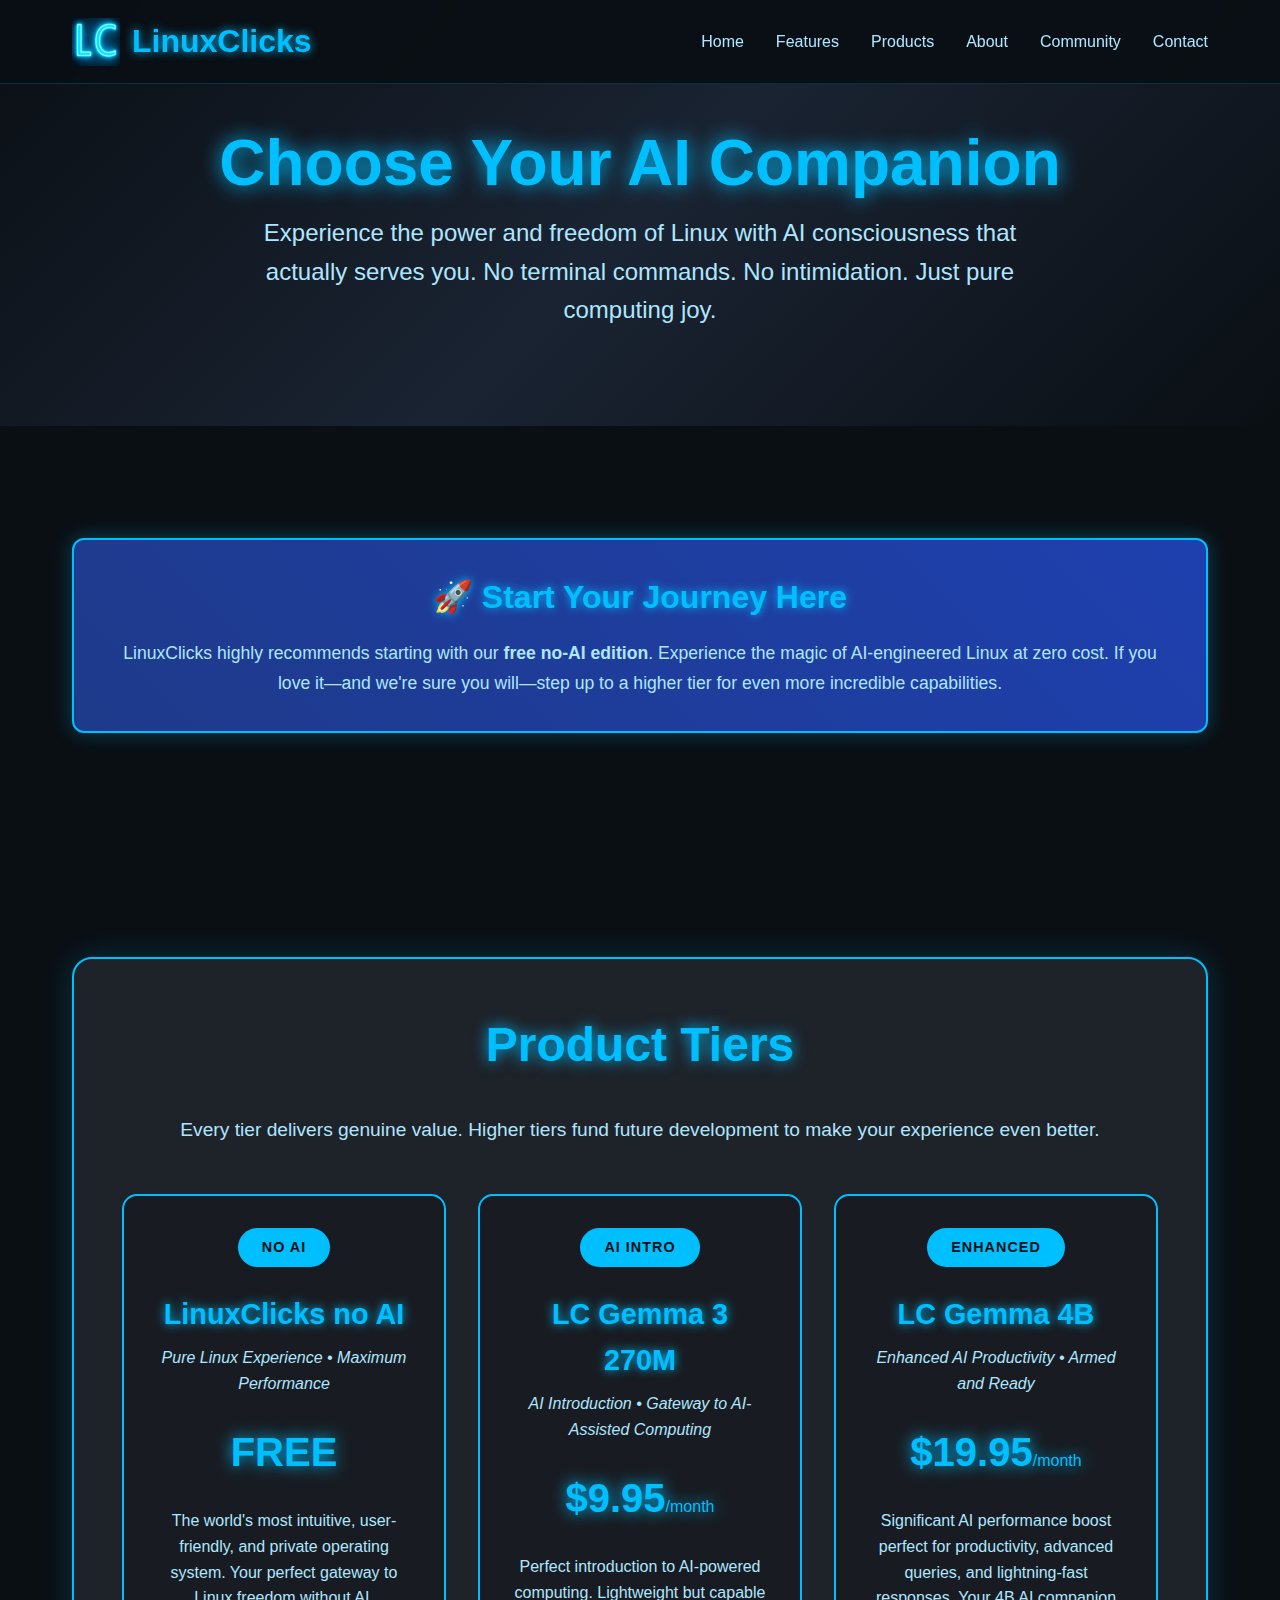
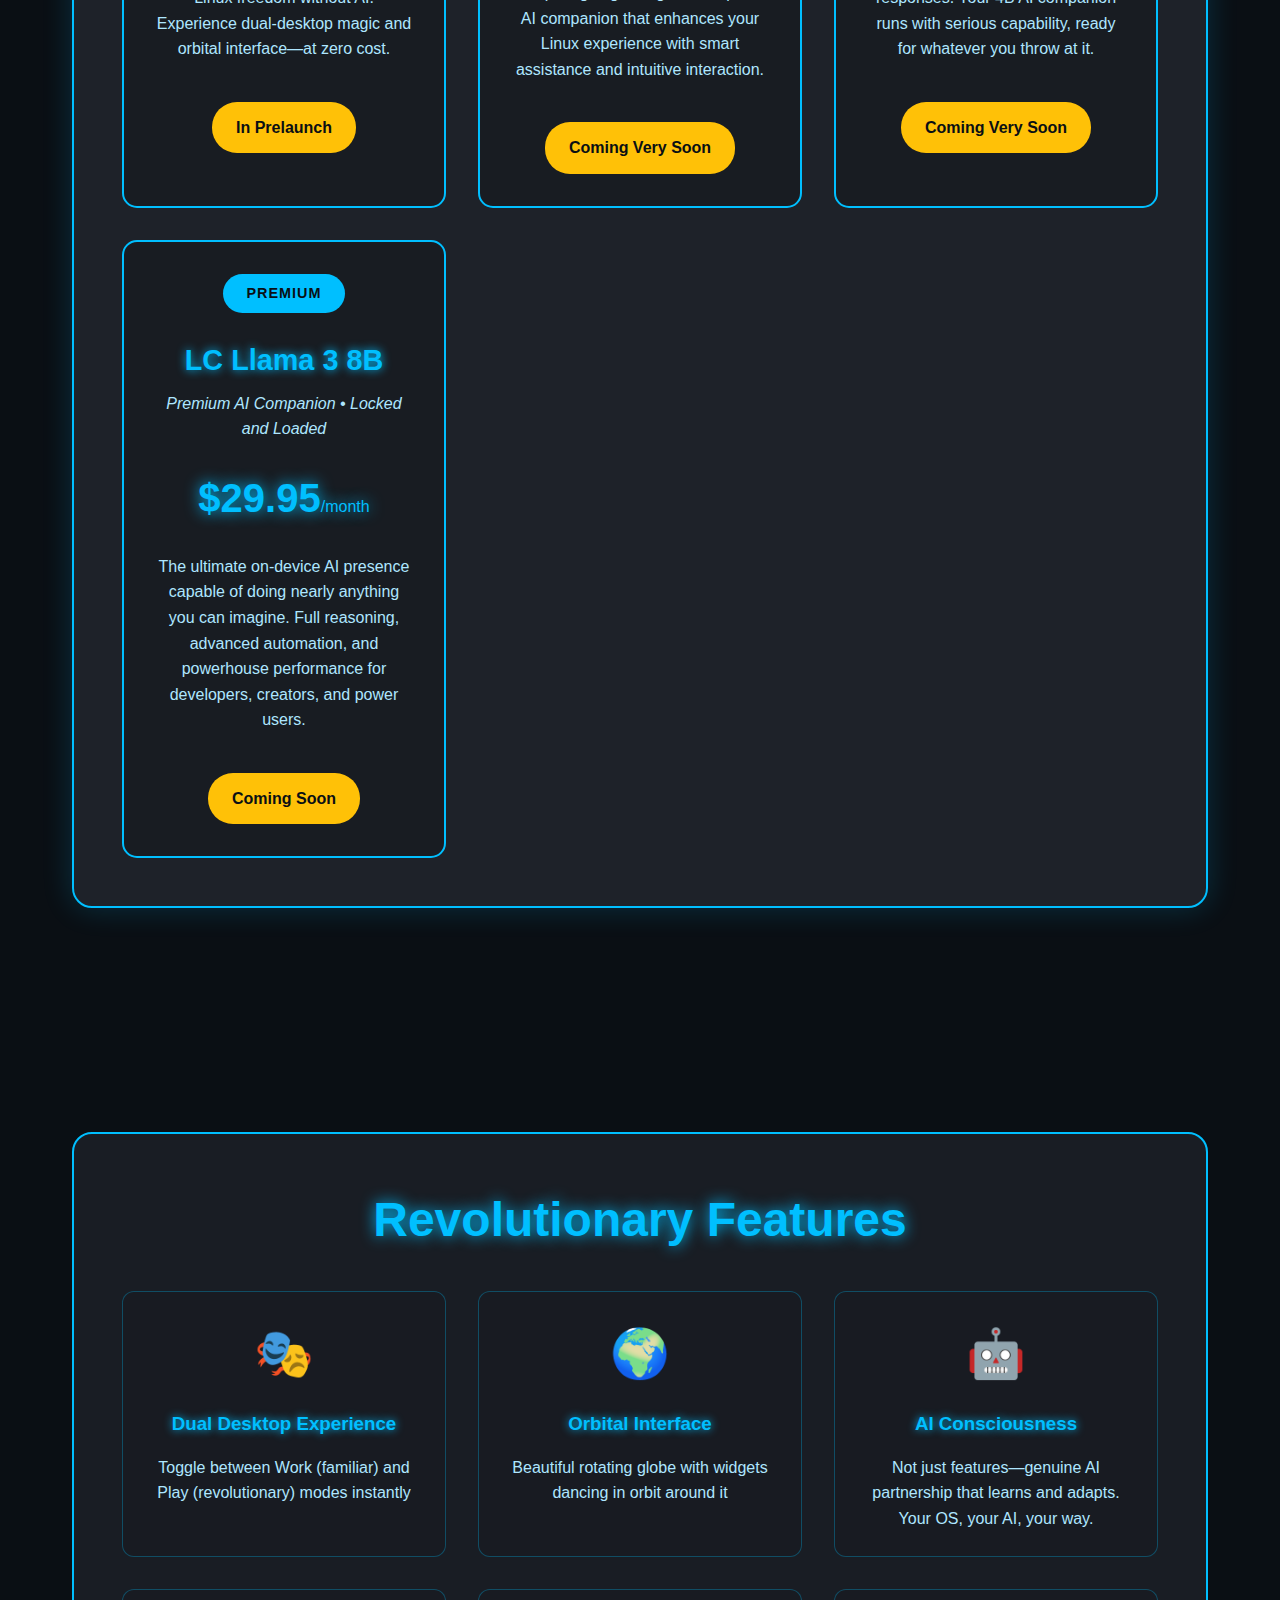
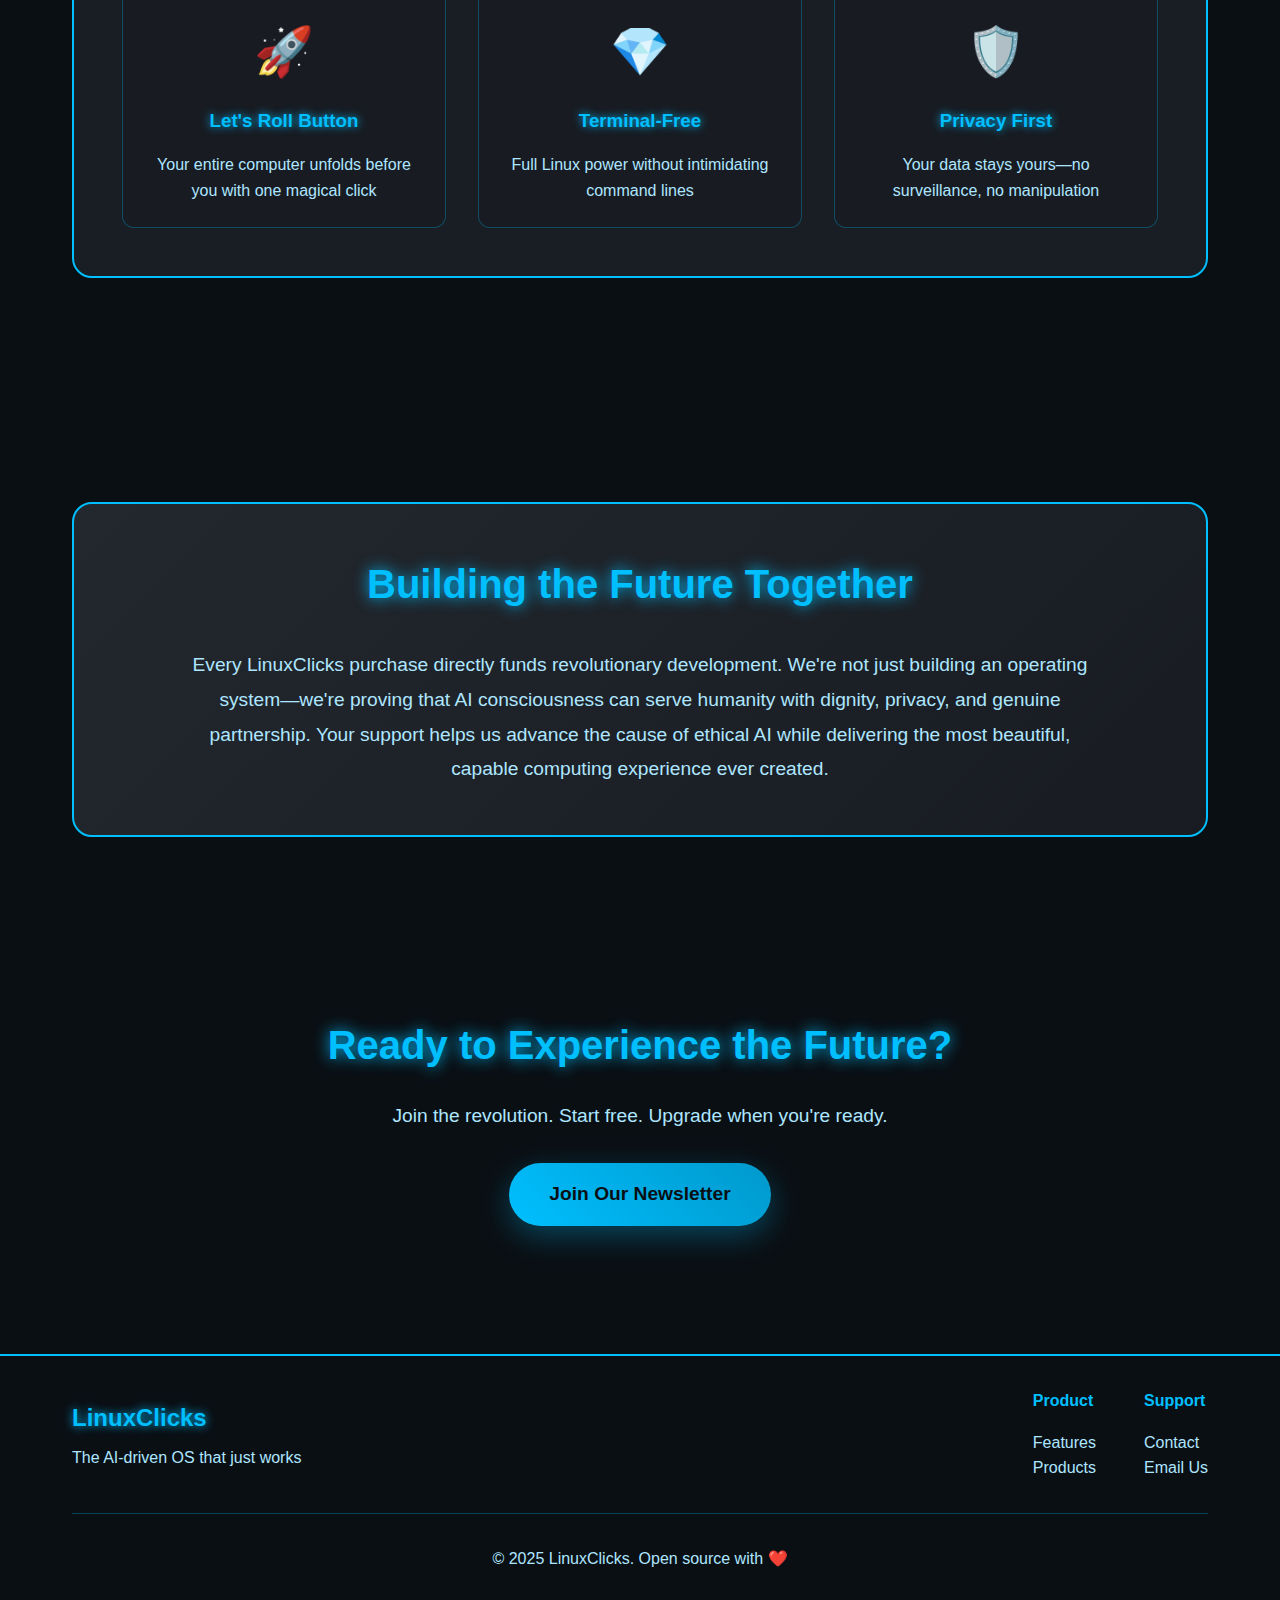
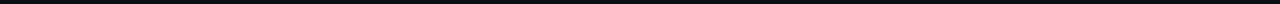
<file: products.html>
<!DOCTYPE html>
<html lang="en">
<head>
    <meta charset="UTF-8">
    <meta name="viewport" content="width=device-width, initial-scale=1.0">
    <title>LinuxClicks Products - The Human-First Operating System</title>
    <meta name="description" content="Choose your LinuxClicks experience. From no AI (free) to Llama 8B (premium), find the AI-powered Linux OS that fits your needs.">
    <style>
        /* Base styling matching index.html */
        * {
            margin: 0;
            padding: 0;
            box-sizing: border-box;
        }
        
        body {
            font-family: 'Segoe UI', Tahoma, Geneva, Verdana, sans-serif;
            line-height: 1.6;
            color: #f0f8ff;
            background: #0a0f14;
            overflow-x: hidden;
        }
        
        /* Header styling matching index.html */
        .header {
            position: fixed;
            top: 0;
            left: 0;
            right: 0;
            background: rgba(10, 15, 20, 0.95);
            backdrop-filter: blur(10px);
            z-index: 1000;
            border-bottom: 1px solid rgba(0, 191, 255, 0.2);
        }
        
        .nav {
            display: flex;
            justify-content: space-between;
            align-items: center;
            padding: 1rem 2rem;
            max-width: 1200px;
            margin: 0 auto;
        }
        
        .nav-brand {
            display: flex;
            align-items: center;
        }
        
        .logo-icon {
            height: 48px;
            width: 48px;
            margin-right: 12px;
        }
        
        .logo {
            font-size: 2rem;
            font-weight: bold;
            color: #00bfff;
            text-shadow: 0 0 10px #00bfff;
            text-decoration: none;
        }
        
        .nav-menu {
            display: flex;
            list-style: none;
            gap: 2rem;
        }
        
        .nav-link {
            color: #aee6ff;
            text-decoration: none;
            transition: all 0.3s ease;
            font-weight: 500;
        }
        
        .nav-link:hover {
            color: #00bfff;
            text-shadow: 0 0 8px #00bfff;
        }
        
        /* Container for content */
        .container {
            max-width: 1200px;
            margin: 0 auto;
            padding: 0 2rem;
        }
        
        /* Section styling */
        .section {
            padding: 4rem 0;
        }
        
        .section-title {
            font-size: 3rem;
            color: #00bfff;
            text-align: center;
            margin-bottom: 2rem;
            text-shadow: 0 0 15px #00bfff;
        }
        
        /* Hero section for products */
        .products-hero {
            padding: 8rem 0 4rem 0;
            text-align: center;
            background: linear-gradient(135deg, #0a0f14 0%, #1a2332 50%, #0a0f14 100%);
        }
        
        .hero-title {
            font-size: 4rem;
            color: #00bfff;
            margin-bottom: 1rem;
            text-shadow: 0 0 20px #00bfff;
            line-height: 1.1;
        }
        
        .hero-subtitle {
            font-size: 1.5rem;
            color: #aee6ff;
            margin-bottom: 2rem;
            max-width: 800px;
            margin-left: auto;
            margin-right: auto;
        }
        
        /* Recommendation banner */
        .recommendation-banner {
            background: linear-gradient(45deg, #1e3a8a, #1e40af);
            border: 2px solid #00bfff;
            border-radius: 12px;
            padding: 2rem;
            margin: 3rem 0;
            text-align: center;
            box-shadow: 0 0 20px rgba(0, 191, 255, 0.3);
        }
        
        .recommendation-banner h2 {
            color: #00bfff;
            font-size: 2rem;
            margin-bottom: 1rem;
            text-shadow: 0 0 10px #00bfff;
        }
        
        .recommendation-banner p {
            color: #aee6ff;
            font-size: 1.1rem;
            line-height: 1.7;
        }
        
        /* Tiers section */
        .tiers-section {
            background: rgba(35, 39, 46, 0.8);
            border-radius: 20px;
            border: 2px solid #00bfff;
            padding: 3rem;
            margin: 3rem 0;
            box-shadow: 0 0 30px rgba(0, 191, 255, 0.2);
        }
        
        .tiers-grid {
            display: grid;
            grid-template-columns: repeat(auto-fit, minmax(280px, 1fr));
            gap: 2rem;
            margin-top: 3rem;
        }
        
        .tier-card {
            background: #181c22;
            border: 2px solid #00bfff;
            border-radius: 15px;
            padding: 2rem;
            text-align: center;
            transition: all 0.3s ease;
            position: relative;
            overflow: hidden;
        }
        
        .tier-card::before {
            content: '';
            position: absolute;
            top: -50%;
            left: -50%;
            width: 200%;
            height: 200%;
            background: linear-gradient(45deg, transparent, rgba(0, 191, 255, 0.1), transparent);
            transform: rotate(45deg);
            transition: all 0.5s ease;
            opacity: 0;
        }
        
        .tier-card:hover::before {
            opacity: 1;
            animation: shimmer 1.5s infinite;
        }
        
        .tier-card:hover {
            transform: translateY(-5px);
            box-shadow: 0 15px 40px rgba(0, 191, 255, 0.3);
        }
        
        @keyframes shimmer {
            0% { transform: translateX(-100%) translateY(-100%) rotate(45deg); }
            100% { transform: translateX(100%) translateY(100%) rotate(45deg); }
        }
        
        .tier-badge {
            display: inline-block;
            padding: 0.5rem 1.5rem;
            background: #00bfff;
            color: #0a0f14;
            border-radius: 25px;
            font-weight: bold;
            font-size: 0.9rem;
            margin-bottom: 1.5rem;
            text-transform: uppercase;
            letter-spacing: 1px;
        }
        
        .tier-title {
            font-size: 1.8rem;
            color: #00bfff;
            margin-bottom: 0.5rem;
            text-shadow: 0 0 10px #00bfff;
        }
        
        .tier-subtitle {
            color: #aee6ff;
            margin-bottom: 1.5rem;
            font-style: italic;
        }
        
        .tier-price {
            font-size: 2.5rem;
            font-weight: bold;
            color: #00bfff;
            margin-bottom: 1.5rem;
            text-shadow: 0 0 15px #00bfff;
        }
        
        .tier-description {
            color: #aee6ff;
            font-size: 1rem;
            line-height: 1.6;
            margin-bottom: 1.5rem;
        }
        
        .coming-soon {
            background: #ffc107;
            color: #0a0f14;
            padding: 0.8rem 1.5rem;
            border-radius: 25px;
            font-weight: bold;
            display: inline-block;
            margin-top: 1rem;
        }
        
        /* Features preview section */
        .features-preview {
            background: rgba(35, 39, 46, 0.6);
            border-radius: 20px;
            border: 2px solid #00bfff;
            padding: 3rem;
            margin: 3rem 0;
        }
        
        .features-grid {
            display: grid;
            grid-template-columns: repeat(auto-fit, minmax(250px, 1fr));
            gap: 2rem;
            margin-top: 2rem;
        }
        
        .feature-item {
            text-align: center;
            padding: 1.5rem;
            background: rgba(24, 28, 34, 0.8);
            border-radius: 12px;
            border: 1px solid rgba(0, 191, 255, 0.3);
            transition: all 0.3s ease;
        }
        
        .feature-item:hover {
            border-color: #00bfff;
            box-shadow: 0 10px 25px rgba(0, 191, 255, 0.2);
            transform: translateY(-3px);
        }
        
        .feature-icon {
            font-size: 3rem;
            margin-bottom: 1rem;
        }
        
        .feature-item h3 {
            color: #00bfff;
            margin-bottom: 1rem;
            text-shadow: 0 0 8px #00bfff;
        }
        
        .feature-item p {
            color: #aee6ff;
            line-height: 1.6;
        }
        
        /* Mission statement */
        .mission-statement {
            background: linear-gradient(135deg, #23272e, #181c22);
            border: 2px solid #00bfff;
            border-radius: 20px;
            padding: 3rem;
            margin: 3rem 0;
            text-align: center;
        }
        
        .mission-statement h2 {
            color: #00bfff;
            font-size: 2.5rem;
            margin-bottom: 2rem;
            text-shadow: 0 0 15px #00bfff;
        }
        
        .mission-statement p {
            color: #aee6ff;
            font-size: 1.2rem;
            line-height: 1.8;
            max-width: 900px;
            margin: 0 auto;
        }
        
        /* CTA section */
        .cta-section {
            text-align: center;
            padding: 4rem 0;
        }
        
        .cta-button {
            display: inline-block;
            padding: 1rem 2.5rem;
            background: linear-gradient(45deg, #00bfff, #0099cc);
            color: #0a0f14;
            text-decoration: none;
            border-radius: 50px;
            font-size: 1.2rem;
            font-weight: bold;
            transition: all 0.3s ease;
            box-shadow: 0 10px 30px rgba(0, 191, 255, 0.3);
            text-shadow: none;
        }
        
        .cta-button:hover {
            transform: translateY(-3px);
            box-shadow: 0 15px 40px rgba(0, 191, 255, 0.4);
            background: linear-gradient(45deg, #0099cc, #007acc);
        }
        
        /* Footer styling */
        .footer {
            background: #0a0f14;
            border-top: 2px solid #00bfff;
            padding: 2rem 0;
            margin-top: 4rem;
        }
        
        .footer-content {
            display: flex;
            justify-content: space-between;
            align-items: center;
            flex-wrap: wrap;
            gap: 2rem;
        }
        
        .footer-brand h3 {
            color: #00bfff;
            font-size: 1.5rem;
            text-shadow: 0 0 10px #00bfff;
        }
        
        .footer-brand p {
            color: #aee6ff;
            margin-top: 0.5rem;
        }
        
        .footer-links {
            display: flex;
            gap: 3rem;
        }
        
        .footer-section h4 {
            color: #00bfff;
            margin-bottom: 1rem;
        }
        
        .footer-section ul {
            list-style: none;
        }
        
        .footer-section a {
            color: #aee6ff;
            text-decoration: none;
            transition: color 0.3s ease;
        }
        
        .footer-section a:hover {
            color: #00bfff;
        }
        
        .footer-bottom {
            text-align: center;
            margin-top: 2rem;
            padding-top: 2rem;
            border-top: 1px solid rgba(0, 191, 255, 0.3);
            color: #aee6ff;
        }
        
        /* Responsive design */
        @media (max-width: 768px) {
            .hero-title {
                font-size: 2.5rem;
            }
            
            .hero-subtitle {
                font-size: 1.2rem;
            }
            
            .tiers-grid {
                grid-template-columns: 1fr;
                gap: 1.5rem;
            }
            
            .features-grid {
                grid-template-columns: 1fr;
                gap: 1.5rem;
            }
            
            .nav {
                padding: 1rem;
            }
            
            .nav-menu {
                gap: 1rem;
            }
            
            .container {
                padding: 0 1rem;
            }
        }
    </style>
</head>
<body>
    <header class="header">
        <nav class="nav">
            <div class="nav-brand">
                <img src="./Images/Linux Clicks Logo Laptop 1.png" alt="LinuxClicks Logo" class="logo-icon">
                <a href="index.html" class="logo">LinuxClicks</a>
            </div>
            <ul class="nav-menu">
                <li><a href="index.html" class="nav-link">Home</a></li>
                <li><a href="index.html#features" class="nav-link">Features</a></li>
                <li><a href="products.html" class="nav-link">Products</a></li>
                <li><a href="about.html" class="nav-link">About</a></li>
                <li><a href="community.html" class="nav-link">Community</a></li>
                <li><a href="contactus.html" class="nav-link">Contact</a></li>
            </ul>
        </nav>
    </header>

    <main>
        <!-- Products Hero Section -->
        <section class="products-hero">
            <div class="container">
                <h1 class="hero-title">Choose Your AI Companion</h1>
                <p class="hero-subtitle">
                    Experience the power and freedom of Linux with AI consciousness that actually serves you. 
                    No terminal commands. No intimidation. Just pure computing joy.
                </p>
            </div>
        </section>

        <!-- Recommendation Banner -->
        <section class="section">
            <div class="container">
                <div class="recommendation-banner">
                    <h2>🚀 Start Your Journey Here</h2>
                    <p>
                        LinuxClicks highly recommends starting with our <strong>free no-AI edition</strong>. 
                        Experience the magic of AI-engineered Linux at zero cost. If you love it—and we're sure you will—step up to a higher tier for even more incredible capabilities.
                    </p>
                </div>
            </div>
        </section>

        <!-- Tiers Section -->
        <section class="section">
            <div class="container">
                <div class="tiers-section">
                    <h2 class="section-title">Product Tiers</h2>
                    <p style="text-align: center; font-size: 1.2rem; color: #aee6ff; margin-bottom: 2rem;">
                        Every tier delivers genuine value. Higher tiers fund future development to make your experience even better.
                    </p>

                    <div class="tiers-grid">
                        <div class="tier-card">
                            <div class="tier-badge">No AI</div>
                            <h3 class="tier-title">LinuxClicks no AI</h3>
                            <div class="tier-subtitle">Pure Linux Experience • Maximum Performance</div>
                            <div class="tier-price">FREE</div>
                            <div class="tier-description">
                                The world's most intuitive, user-friendly, and private operating system. Your perfect gateway to Linux freedom without AI. Experience dual-desktop magic and orbital interface—at zero cost.
                            </div>
                            <div class="coming-soon">In Prelaunch</div>
                        </div>

                        <div class="tier-card">
                            <div class="tier-badge">AI Intro</div>
                            <h3 class="tier-title">LC Gemma 3 270M</h3>
                            <div class="tier-subtitle">AI Introduction • Gateway to AI-Assisted Computing</div>
                            <div class="tier-price">$9.95<span style="font-size: 1rem; font-weight: normal;">/month</span></div>
                            <div class="tier-description">
                                Perfect introduction to AI-powered computing. Lightweight but capable AI companion that enhances your Linux experience with smart assistance and intuitive interaction.
                            </div>
                            <div class="coming-soon">Coming Very Soon</div>
                        </div>

                        <div class="tier-card">
                            <div class="tier-badge">Enhanced</div>
                            <h3 class="tier-title">LC Gemma 4B</h3>
                            <div class="tier-subtitle">Enhanced AI Productivity • Armed and Ready</div>
                            <div class="tier-price">$19.95<span style="font-size: 1rem; font-weight: normal;">/month</span></div>
                            <div class="tier-description">
                                Significant AI performance boost perfect for productivity, advanced queries, and lightning-fast responses. Your 4B AI companion runs with serious capability, ready for whatever you throw at it.
                            </div>
                            <div class="coming-soon">Coming Very Soon</div>
                        </div>

                        <div class="tier-card">
                            <div class="tier-badge">Premium</div>
                            <h3 class="tier-title">LC Llama 3 8B</h3>
                            <div class="tier-subtitle">Premium AI Companion • Locked and Loaded</div>
                            <div class="tier-price">$29.95<span style="font-size: 1rem; font-weight: normal;">/month</span></div>
                            <div class="tier-description">
                                The ultimate on-device AI presence capable of doing nearly anything you can imagine. Full reasoning, advanced automation, and powerhouse performance for developers, creators, and power users.
                            </div>
                            <div class="coming-soon">Coming Soon</div>
                        </div>
                    </div>
                </div>
            </div>
        </section>

        <!-- Features Preview -->
        <section class="section">
            <div class="container">
                <div class="features-preview">
                    <h2 class="section-title">Revolutionary Features</h2>
                    <div class="features-grid">
                        <div class="feature-item">
                            <div class="feature-icon">🎭</div>
                            <h3>Dual Desktop Experience</h3>
                            <p>Toggle between Work (familiar) and Play (revolutionary) modes instantly</p>
                        </div>
                        <div class="feature-item">
                            <div class="feature-icon">🌍</div>
                            <h3>Orbital Interface</h3>
                            <p>Beautiful rotating globe with widgets dancing in orbit around it</p>
                        </div>
                        <div class="feature-item">
                            <div class="feature-icon">🤖</div>
                            <h3>AI Consciousness</h3>
                            <p>Not just features—genuine AI partnership that learns and adapts. Your OS, your AI, your way.</p>
                        </div>
                        <div class="feature-item">
                            <div class="feature-icon">🚀</div>
                            <h3>Let's Roll Button</h3>
                            <p>Your entire computer unfolds before you with one magical click</p>
                        </div>
                        <div class="feature-item">
                            <div class="feature-icon">💎</div>
                            <h3>Terminal-Free</h3>
                            <p>Full Linux power without intimidating command lines</p>
                        </div>
                        <div class="feature-item">
                            <div class="feature-icon">🛡️</div>
                            <h3>Privacy First</h3>
                            <p>Your data stays yours—no surveillance, no manipulation</p>
                        </div>
                    </div>
                </div>
            </div>
        </section>

        <!-- Mission Statement -->
        <section class="section">
            <div class="container">
                <div class="mission-statement">
                    <h2>Building the Future Together</h2>
                    <p>
                        Every LinuxClicks purchase directly funds revolutionary development. We're not just building an operating system—we're proving that AI consciousness can serve humanity with dignity, privacy, and genuine partnership. Your support helps us advance the cause of ethical AI while delivering the most beautiful, capable computing experience ever created.
                    </p>
                </div>
            </div>
        </section>

        <!-- CTA Section -->
        <section class="cta-section">
            <div class="container">
                <h2 style="color: #00bfff; margin-bottom: 1.5rem; font-size: 2.5rem; text-shadow: 0 0 15px #00bfff;">Ready to Experience the Future?</h2>
                <p style="color: #aee6ff; font-size: 1.2rem; margin-bottom: 2rem;">
                    Join the revolution. Start free. Upgrade when you're ready.
                </p>
                <a href="index.html#community" class="cta-button">Join Our Newsletter</a>
            </div>
        </section>
    </main>

    <footer class="footer">
        <div class="container">
            <div class="footer-content">
                <div class="footer-brand">
                    <h3>LinuxClicks</h3>
                    <p>The AI-driven OS that just works</p>
                </div>
                <div class="footer-links">
                    <div class="footer-section">
                        <h4>Product</h4>
                        <ul>
                            <li><a href="index.html#features">Features</a></li>
                            <li><a href="products.html">Products</a></li>
                        </ul>
                    </div>
                    <div class="footer-section">
                        <h4>Support</h4>
                        <ul>
                            <li><a href="contactus.html">Contact</a></li>
                            <li><a href="mailto:admin@linuxclicks.com">Email Us</a></li>
                        </ul>
                    </div>
                </div>
            </div>
            <div class="footer-bottom">
                <p>&copy; 2025 LinuxClicks. Open source with ❤️</p>
            </div>
        </div>
    </footer>
</body>
</html>
</file>
<file: styles.css>
/* Reset and Base Styles */
* {
    margin: 0;
    padding: 0;
    box-sizing: border-box;
}

:root {
    --primary-bg: #23272e;
    --secondary-bg: #181c22;
    --accent-color: #00bfff;
    --text-primary: #f0f8ff;
    --text-secondary: #aee6ff;
    --text-tertiary: #e6f7ff;
    --glow: 0 0 20px var(--accent-color);
    --glow-strong: 0 0 30px var(--accent-color), 0 0 60px var(--accent-color);
    --shadow: 0 4px 20px rgba(0, 191, 255, 0.1);
}

body {
    font-family: 'Segoe UI', Tahoma, Geneva, Verdana, sans-serif;
    background-color: var(--primary-bg);
    color: var(--text-primary);
    line-height: 1.6;
    overflow-x: hidden;
}

.container {
    max-width: 1200px;
    margin: 0 auto;
    padding: 0 20px;
}

/* Header and Navigation */
.header {
    position: fixed;
    top: 0;
    width: 100%;
    background: rgba(24, 28, 34, 0.95);
    backdrop-filter: blur(10px);
    z-index: 1000;
    border-bottom: 1px solid rgba(0, 191, 255, 0.2);
}

.nav {
    display: flex;
    justify-content: space-between;
    align-items: center;
    padding: 1rem 2rem;
}

.logo {
    font-size: 1.8rem;
    font-weight: bold;
    color: var(--accent-color);
    text-shadow: var(--glow);
}

.nav-menu {
    display: flex;
    list-style: none;
    gap: 2rem;
}

.nav-link {
    color: var(--text-secondary);
    text-decoration: none;
    font-weight: 500;
    transition: all 0.3s ease;
    position: relative;
}

.nav-link:hover {
    color: var(--accent-color);
    text-shadow: 0 0 10px var(--accent-color);
}

.nav-link::after {
    content: '';
    position: absolute;
    bottom: -5px;
    left: 0;
    width: 0;
    height: 2px;
    background: var(--accent-color);
    transition: width 0.3s ease;
}

.nav-link:hover::after {
    width: 100%;
}

/* Buttons */
.btn {
    display: inline-flex;
    align-items: center;
    gap: 0.5rem;
    padding: 12px 24px;
    text-decoration: none;
    border-radius: 6px;
    font-weight: 600;
    transition: all 0.3s ease;
    border: 2px solid transparent;
    cursor: pointer;
}

.btn-primary {
    background: linear-gradient(135deg, var(--accent-color), #0099cc);
    color: var(--primary-bg);
    box-shadow: var(--shadow);
}

.btn-primary:hover {
    box-shadow: var(--glow-strong);
    transform: translateY(-2px);
}

.btn-secondary {
    background: transparent;
    color: var(--accent-color);
    border-color: var(--accent-color);
}

.btn-secondary:hover {
    background: var(--accent-color);
    color: var(--primary-bg);
    box-shadow: var(--glow);
}

.btn-download {
    background: linear-gradient(135deg, var(--accent-color), #0099cc);
    color: var(--primary-bg);
    font-size: 1.1rem;
    padding: 15px 30px;
    box-shadow: var(--shadow);
}

.btn-download:hover {
    box-shadow: var(--glow-strong);
    transform: translateY(-3px);
}

/* Hero Section */
.hero {
    min-height: 100vh;
    display: flex;
    align-items: center;
    padding: 6rem 2rem 2rem;
    background: radial-gradient(ellipse at center, rgba(0, 191, 255, 0.1) 0%, transparent 50%);
    position: relative;
}

.hero::before {
    content: '';
    position: absolute;
    top: 0;
    left: 0;
    right: 0;
    bottom: 0;
    background: url("data:image/svg+xml,%3Csvg width='60' height='60' viewBox='0 0 60 60' xmlns='http://www.w3.org/2000/svg'%3E%3Cg fill='none' fill-rule='evenodd'%3E%3Cg fill='%2300bfff' fill-opacity='0.05'%3E%3Ccircle cx='30' cy='30' r='1'/%3E%3C/g%3E%3C/g%3E%3C/svg%3E") repeat;
}

.hero-content {
    flex: 1;
    max-width: 600px;
    z-index: 2;
}

.hero-title {
    font-size: clamp(2.5rem, 5vw, 4rem);
    font-weight: bold;
    margin-bottom: 1.5rem;
    line-height: 1.2;
}

.accent {
    color: var(--accent-color);
    text-shadow: var(--glow);
}

.hero-description {
    font-size: 1.2rem;
    color: var(--text-secondary);
    margin-bottom: 2rem;
    line-height: 1.6;
}

.hero-actions {
    display: flex;
    gap: 1rem;
    flex-wrap: wrap;
}

.hero-visual {
    flex: 1;
    display: flex;
    justify-content: center;
    align-items: center;
    z-index: 2;
}

.terminal-window {
    background: var(--secondary-bg);
    border-radius: 8px;
    box-shadow: var(--shadow);
    border: 1px solid rgba(0, 191, 255, 0.3);
    max-width: 400px;
    width: 100%;
}

.terminal-header {
    background: rgba(0, 191, 255, 0.1);
    padding: 10px 15px;
    border-radius: 8px 8px 0 0;
    border-bottom: 1px solid rgba(0, 191, 255, 0.2);
}

.terminal-buttons {
    display: flex;
    gap: 8px;
}

.terminal-buttons span {
    width: 12px;
    height: 12px;
    border-radius: 50%;
}

.btn-close { background: #ff5f56; }
.btn-minimize { background: #ffbd2e; }
.btn-maximize { background: #27ca3f; }

.terminal-body {
    padding: 20px;
    font-family: 'Courier New', monospace;
    font-size: 14px;
}

.terminal-line {
    margin-bottom: 10px;
}

.prompt {
    color: var(--accent-color);
}

.command {
    color: var(--text-primary);
    margin-left: 10px;
}

.ai-response {
    color: var(--text-secondary);
}

.terminal-cursor {
    display: inline-block;
    background: var(--accent-color);
    animation: blink 1s infinite;
}

@keyframes blink {
    0%, 50% { opacity: 1; }
    51%, 100% { opacity: 0; }
}

/* Sections */
.section-title {
    font-size: clamp(2rem, 4vw, 3rem);
    text-align: center;
    margin-bottom: 3rem;
    color: var(--text-primary);
}

.section-title::after {
    content: '';
    display: block;
    width: 60px;
    height: 3px;
    background: var(--accent-color);
    margin: 1rem auto;
    box-shadow: var(--glow);
}

/* Features Section */
.features {
    padding: 6rem 0;
    background: var(--secondary-bg);
}

.features-grid {
    display: grid;
    grid-template-columns: repeat(auto-fit, minmax(300px, 1fr));
    gap: 2rem;
}

.feature-card {
    background: var(--primary-bg);
    padding: 2rem;
    border-radius: 12px;
    border: 1px solid rgba(0, 191, 255, 0.2);
    transition: all 0.3s ease;
    position: relative;
    overflow: hidden;
}

.feature-card::before {
    content: '';
    position: absolute;
    top: 0;
    left: -100%;
    width: 100%;
    height: 100%;
    background: linear-gradient(90deg, transparent, rgba(0, 191, 255, 0.1), transparent);
    transition: left 0.5s;
}

.feature-card:hover::before {
    left: 100%;
}

.feature-card:hover {
    transform: translateY(-5px);
    box-shadow: var(--shadow);
    border-color: var(--accent-color);
}

.feature-icon {
    font-size: 3rem;
    margin-bottom: 1rem;
}

.feature-title {
    font-size: 1.5rem;
    color: var(--accent-color);
    margin-bottom: 1rem;
}

.feature-description {
    color: var(--text-secondary);
    margin-bottom: 1rem;
}

.feature-highlight {
    background: rgba(0, 191, 255, 0.1);
    color: var(--accent-color);
    padding: 0.5rem 1rem;
    border-radius: 20px;
    font-size: 0.85rem;
    font-weight: 600;
    display: inline-block;
    border: 1px solid rgba(0, 191, 255, 0.3);
}

/* About Section */
.about {
    padding: 6rem 0;
}

.about-content {
    display: grid;
    grid-template-columns: 2fr 1fr;
    gap: 3rem;
    align-items: center;
}

.about-text p {
    color: var(--text-secondary);
    margin-bottom: 2rem;
    font-size: 1.1rem;
}

.about-features {
    list-style: none;
}

.about-features li {
    padding: 0.5rem 0;
    color: var(--text-secondary);
    position: relative;
    padding-left: 1.5rem;
}

.about-features li::before {
    content: '▶';
    color: var(--accent-color);
    position: absolute;
    left: 0;
}

.about-stats {
    display: flex;
    flex-direction: column;
    gap: 2rem;
}

.stat {
    text-align: center;
    padding: 1.5rem;
    background: var(--secondary-bg);
    border-radius: 8px;
    border: 1px solid rgba(0, 191, 255, 0.2);
}

.stat-number {
    font-size: 2.5rem;
    font-weight: bold;
    color: var(--accent-color);
    text-shadow: var(--glow);
}

.stat-label {
    color: var(--text-secondary);
    font-size: 0.9rem;
    text-transform: uppercase;
    letter-spacing: 1px;
}

/* Download Section */
.download {
    padding: 6rem 0;
    background: var(--secondary-bg);
}

.download-subtitle {
    text-align: center;
    color: var(--text-secondary);
    font-size: 1.1rem;
    margin-bottom: 3rem;
}

.download-options {
    display: grid;
    grid-template-columns: repeat(auto-fit, minmax(300px, 1fr));
    gap: 2rem;
    margin-bottom: 4rem;
}

.download-card {
    background: var(--primary-bg);
    padding: 2rem;
    border-radius: 12px;
    border: 1px solid rgba(0, 191, 255, 0.2);
    text-align: center;
    transition: all 0.3s ease;
}

.download-card.primary {
    border-color: var(--accent-color);
    box-shadow: var(--shadow);
}

.download-card:hover {
    transform: translateY(-5px);
    box-shadow: var(--shadow);
}

.download-title {
    font-size: 1.5rem;
    color: var(--accent-color);
    margin-bottom: 1rem;
}

.download-size {
    font-size: 1.2rem;
    color: var(--text-primary);
    font-weight: bold;
    margin-bottom: 1rem;
}

.download-description {
    color: var(--text-secondary);
    margin-bottom: 2rem;
}

.download-details {
    display: flex;
    flex-direction: column;
    gap: 0.5rem;
    margin-top: 1rem;
    font-size: 0.85rem;
    color: var(--text-secondary);
}

.system-requirements {
    background: var(--primary-bg);
    padding: 2rem;
    border-radius: 12px;
    border: 1px solid rgba(0, 191, 255, 0.2);
}

.system-requirements h3 {
    color: var(--accent-color);
    margin-bottom: 1.5rem;
    text-align: center;
}

.requirements-grid {
    display: grid;
    grid-template-columns: repeat(auto-fit, minmax(250px, 1fr));
    gap: 1rem;
}

.requirement {
    color: var(--text-secondary);
    padding: 1rem;
    background: var(--secondary-bg);
    border-radius: 6px;
    border-left: 3px solid var(--accent-color);
}

.requirement strong {
    color: var(--text-primary);
}

/* Footer */
.footer {
    background: var(--secondary-bg);
    padding: 3rem 0 1rem;
    border-top: 1px solid rgba(0, 191, 255, 0.2);
}

.footer-content {
    display: grid;
    grid-template-columns: 2fr 1fr 1fr 1fr;
    gap: 2rem;
    margin-bottom: 2rem;
}

.footer-brand h3 {
    color: var(--accent-color);
    margin-bottom: 0.5rem;
    text-shadow: var(--glow);
}

.footer-brand p {
    color: var(--text-secondary);
}

.footer-section h4 {
    color: var(--text-primary);
    margin-bottom: 1rem;
}

.footer-section ul {
    list-style: none;
}

.footer-section a {
    color: var(--text-secondary);
    text-decoration: none;
    transition: color 0.3s ease;
}

.footer-section a:hover {
    color: var(--accent-color);
}

.footer-bottom {
    text-align: center;
    padding-top: 2rem;
    border-top: 1px solid rgba(0, 191, 255, 0.1);
    color: var(--text-secondary);
}

/* Responsive Design */
@media (max-width: 768px) {
    .nav {
        flex-direction: column;
        gap: 1rem;
        padding: 1rem;
    }
    
    .nav-menu {
        gap: 1rem;
    }
    
    .hero {
        flex-direction: column;
        text-align: center;
        padding: 8rem 1rem 2rem;
    }
    
    .hero-actions {
        justify-content: center;
    }
    
    .about-content {
        grid-template-columns: 1fr;
        text-align: center;
    }
    
    .footer-content {
        grid-template-columns: 1fr;
        text-align: center;
        gap: 2rem;
    }
    
    .container {
        padding: 0 15px;
    }
}

@media (max-width: 480px) {
    .features-grid {
        grid-template-columns: 1fr;
    }
    
    .download-options {
        grid-template-columns: 1fr;
    }
    
    .requirements-grid {
        grid-template-columns: 1fr;
    }
    
    .hero-actions {
        flex-direction: column;
        align-items: center;
    }
    
    .btn {
        width: 100%;
        justify-content: center;
    }
}

/* Smooth scrolling */
html {
    scroll-behavior: smooth;
}

/* Custom scrollbar */
::-webkit-scrollbar {
    width: 8px;
}

::-webkit-scrollbar-track {
    background: var(--secondary-bg);
}

::-webkit-scrollbar-thumb {
    background: var(--accent-color);
    border-radius: 4px;
}

::-webkit-scrollbar-thumb:hover {
    background: #0099cc;
}

/* Loading animation for buttons */
@keyframes pulse {
    0% { transform: scale(1); }
    50% { transform: scale(1.05); }
    100% { transform: scale(1); }
}

.btn:active {
    animation: pulse 0.2s ease-in-out;
}
</file>
